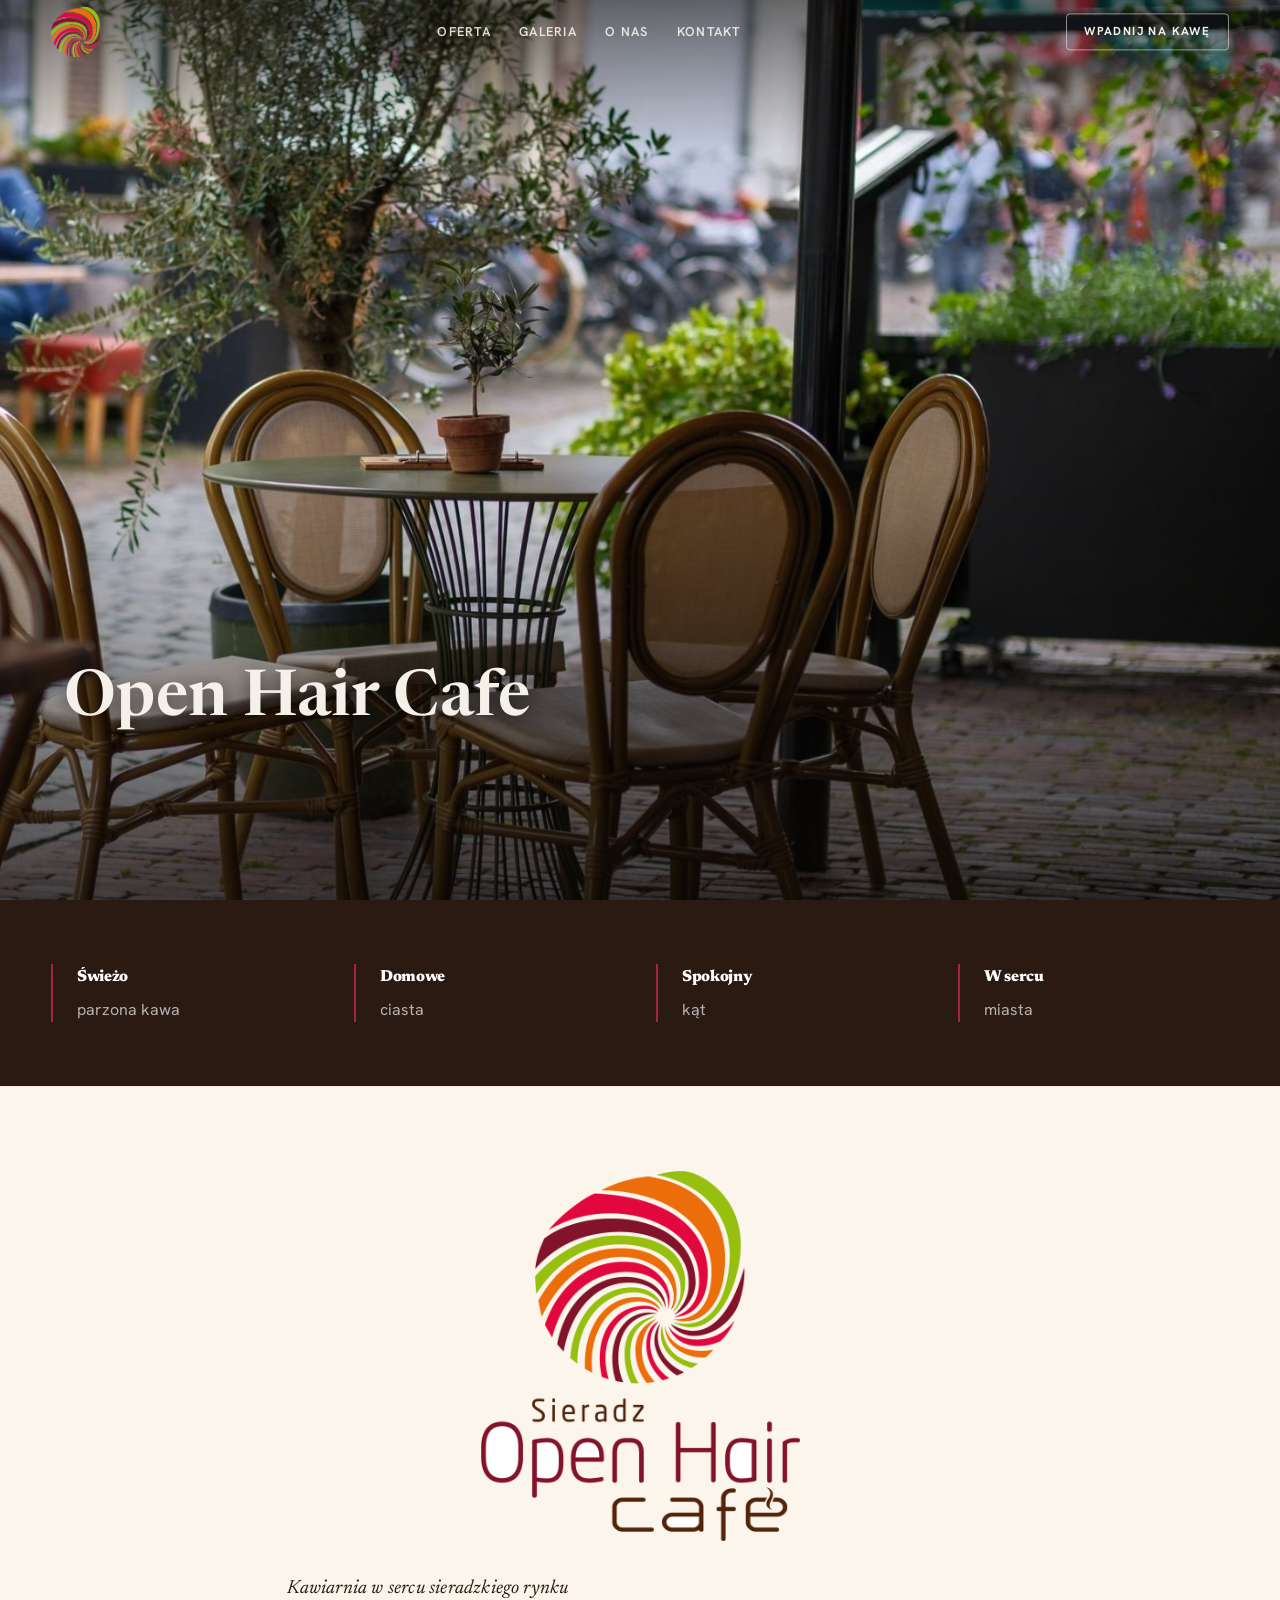
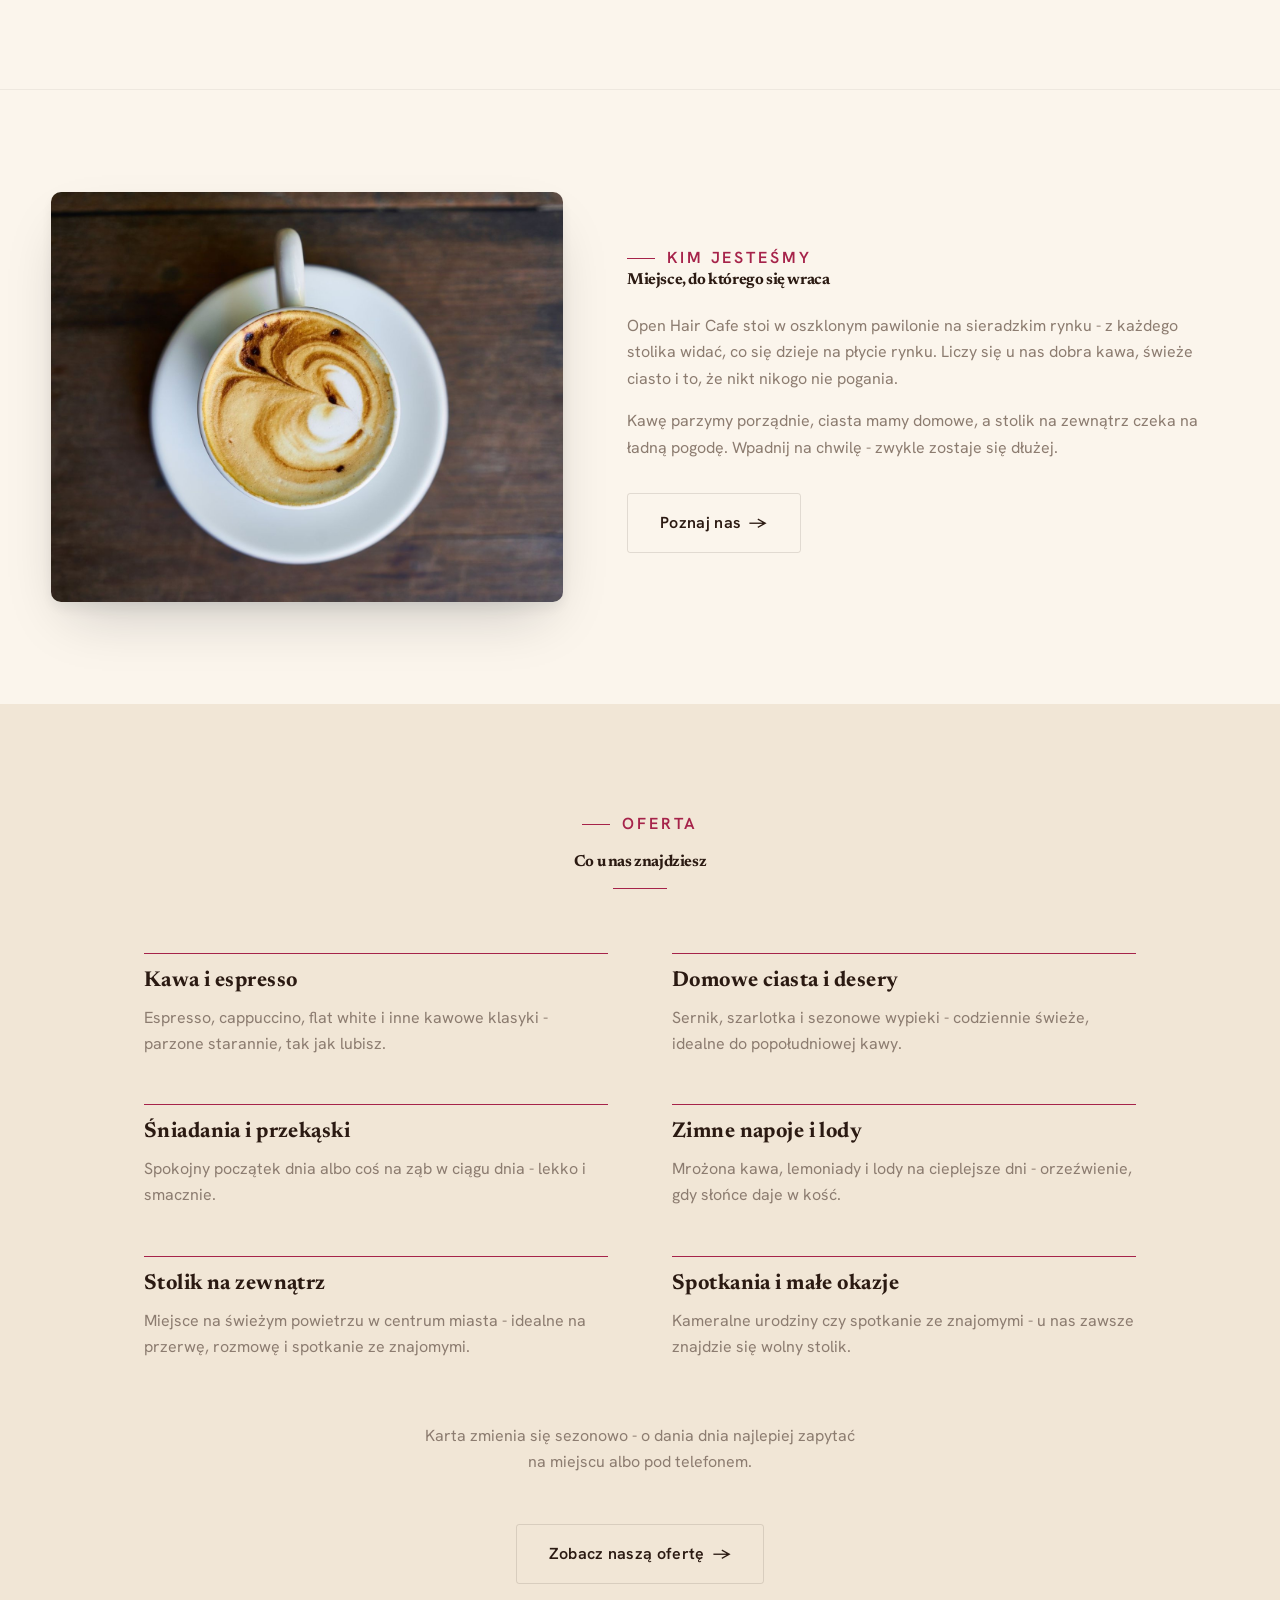
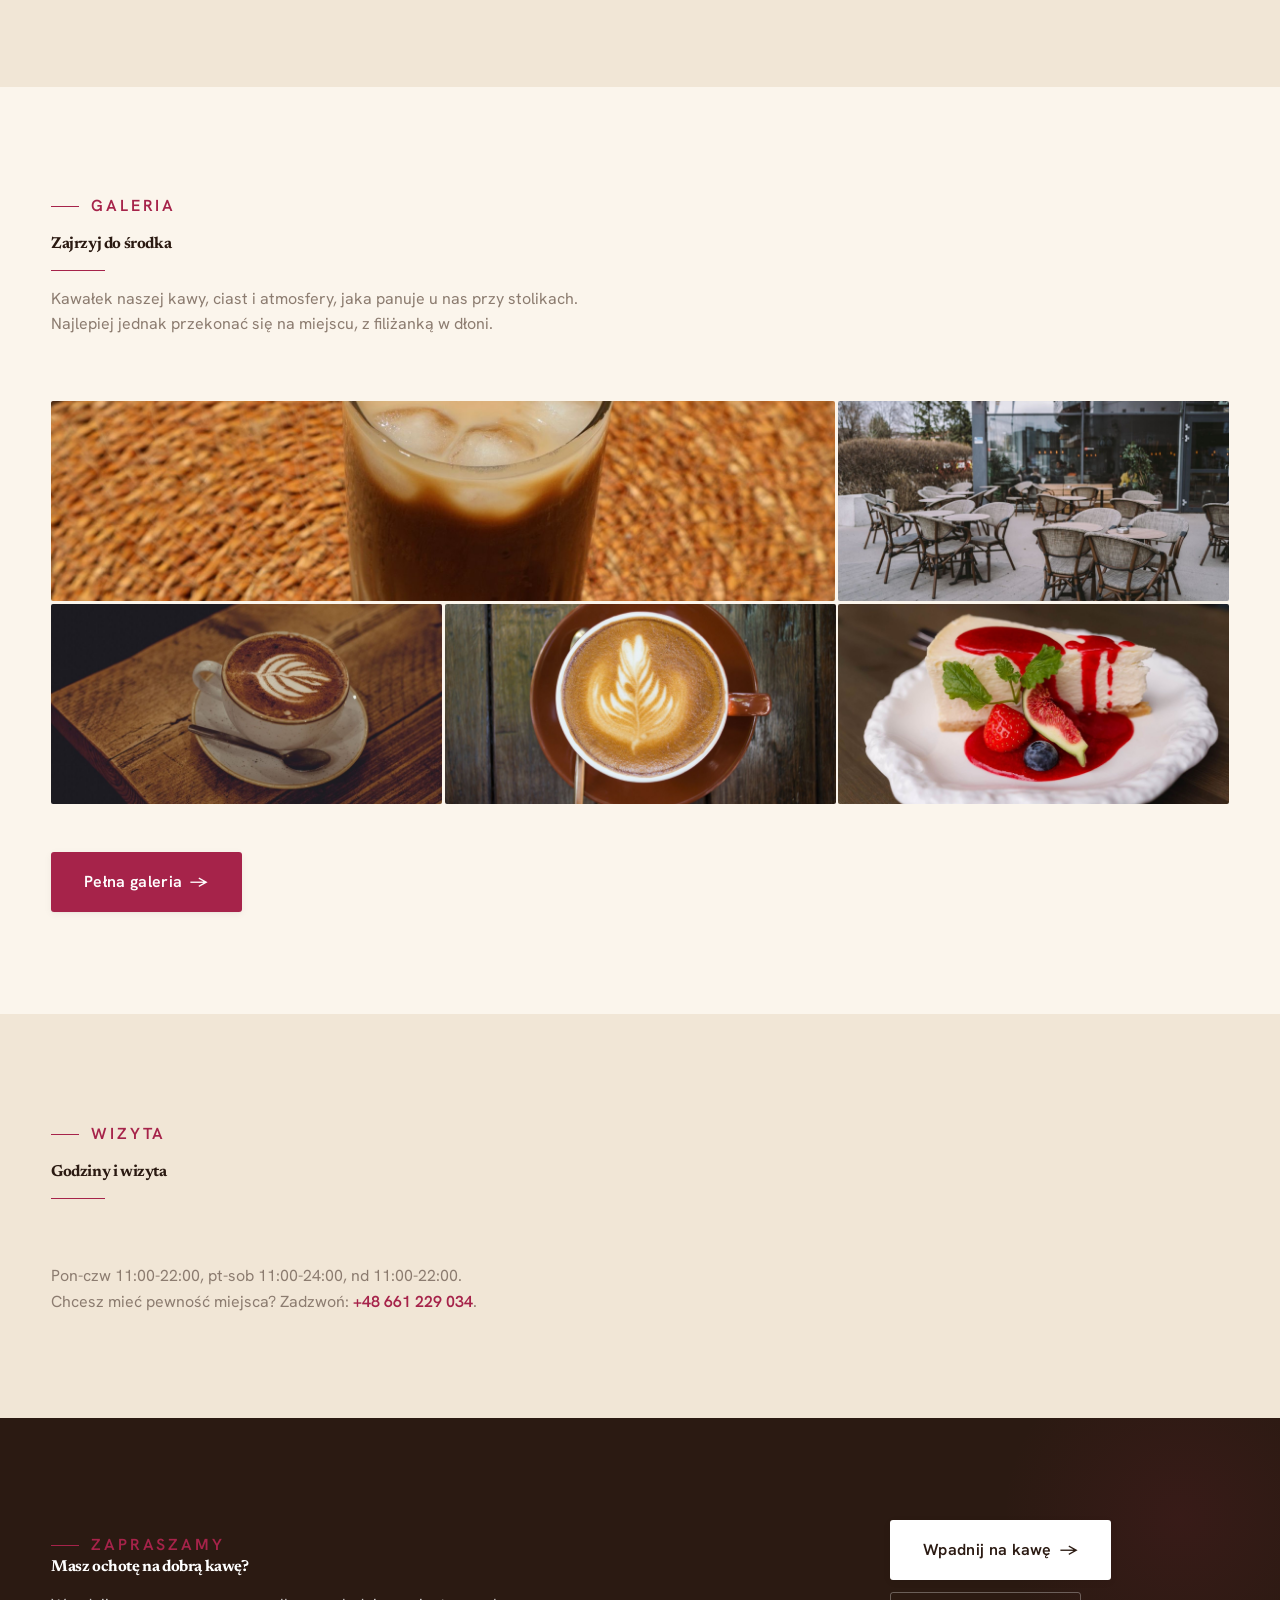
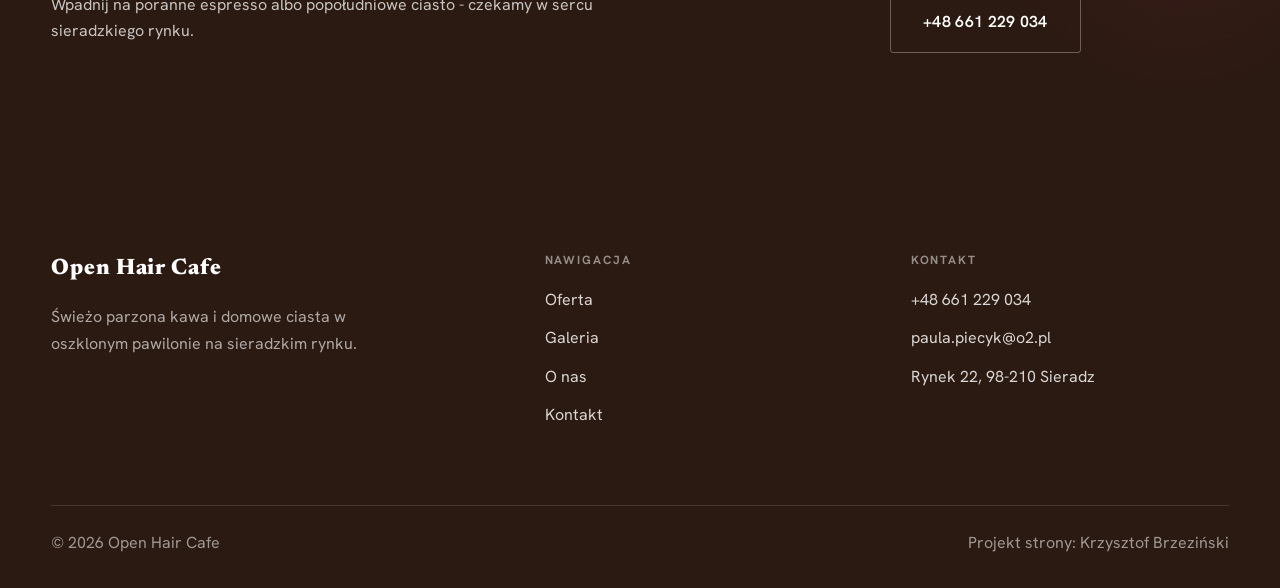
<file: index.html>
<!DOCTYPE html>
<html lang="pl">
<head>
<meta charset="UTF-8">
<meta name="viewport" content="width=device-width, initial-scale=1.0">
<title>Open Hair Cafe - Kawiarnia · Sieradz</title>
<meta name="description" content="Open Hair Cafe - kawiarnia w Sieradz. Świeżo parzona kawa, domowe ciasta i desery oraz spokojne miejsce na chwilę dla siebie. Zajrzyj na filiżankę.">
<link rel="preconnect" href="https://fonts.googleapis.com">
<link rel="preconnect" href="https://fonts.gstatic.com" crossorigin>
<link href="https://fonts.googleapis.com/css2?family=Newsreader:opsz,wght@6..72,500;6..72,600;6..72,700&family=Hanken+Grotesk:wght@400;500;600&display=swap" rel="stylesheet">
<link rel="stylesheet" href="assets/styles.css">
</head>
<body>

<header class="nav">
  <div class="wrap nav-inner">
    <a class="brand brand-has-logo" href="index.html"><img class="brand-logo" src="img/mark.png" alt="Open Hair Cafe"></a>
    <nav class="nav-links">
      <a href="oferta.html">Oferta</a>
      <a href="realizacje.html">Galeria</a>
      <a href="o-nas.html">O nas</a>
      <a href="kontakt.html">Kontakt</a>
      <a href="kontakt.html" class="btn btn-accent">Wpadnij na kawę</a>
    </nav>
    <button class="nav-toggle" aria-label="Menu"><span></span><span></span><span></span></button>
  </div>
</header>

<section class="hero-gastro">
  <img class="hg-bg" src="img/hero.jpg" alt="Kawiarnia Open Hair Cafe na sieradzkim rynku">
  <div class="hg-veil"></div>
  <p class="hg-tagline">Open Hair Cafe</p>
</section>
<section class="strip" style="padding-block:0">
  <div class="wrap">
    <div class="item reveal"><div class="k">Świeżo</div><div class="v">parzona kawa</div></div>
    <div class="item reveal"><div class="k">Domowe</div><div class="v">ciasta</div></div>
    <div class="item reveal"><div class="k">Spokojny</div><div class="v">kąt</div></div>
    <div class="item reveal"><div class="k">W sercu</div><div class="v">miasta</div></div>
  </div>
</section>
<section class="brandband">
  <div class="wrap reveal">
    <img class="brandband-logo" src="img/logo.png" alt="Open Hair Cafe - Sieradz">
    <p class="brandband-tag">Kawiarnia w sercu sieradzkiego rynku</p>
  </div>
</section>
<section>
  <div class="wrap split">
    <div class="split-art reveal"><img src="img/g4.jpg" alt="Stolik na świeżym powietrzu przy Open Hair Cafe" loading="lazy"></div>
    <div class="split-copy reveal">
      <span class="eyebrow">Kim jesteśmy</span>
      <h2>Miejsce, do którego się wraca</h2>
      <p class="muted">Open Hair Cafe stoi w oszklonym pawilonie na sieradzkim rynku - z każdego stolika widać, co się dzieje na płycie rynku. Liczy się u nas dobra kawa, świeże ciasto i to, że nikt nikogo nie pogania.</p>
      <p class="muted">Kawę parzymy porządnie, ciasta mamy domowe, a stolik na zewnątrz czeka na ładną pogodę. Wpadnij na chwilę - zwykle zostaje się dłużej.</p>
      <a href="o-nas.html" class="btn btn-ghost">Poznaj nas <span class="arr">→</span></a>
    </div>
  </div>
</section>
<section id="menu" class="menu-sec">
  <div class="wrap">
    <div class="head center reveal">
      <span class="eyebrow">Oferta</span>
      <h2>Co u nas znajdziesz</h2>
    </div>
    <div class="menu-cats">
      <div class="menu-cat reveal"><h3>Kawa i espresso</h3><p>Espresso, cappuccino, flat white i inne kawowe klasyki - parzone starannie, tak jak lubisz.</p></div>
      <div class="menu-cat reveal"><h3>Domowe ciasta i desery</h3><p>Sernik, szarlotka i sezonowe wypieki - codziennie świeże, idealne do popołudniowej kawy.</p></div>
      <div class="menu-cat reveal"><h3>Śniadania i przekąski</h3><p>Spokojny początek dnia albo coś na ząb w ciągu dnia - lekko i smacznie.</p></div>
      <div class="menu-cat reveal"><h3>Zimne napoje i lody</h3><p>Mrożona kawa, lemoniady i lody na cieplejsze dni - orzeźwienie, gdy słońce daje w kość.</p></div>
      <div class="menu-cat reveal"><h3>Stolik na zewnątrz</h3><p>Miejsce na świeżym powietrzu w centrum miasta - idealne na przerwę, rozmowę i spotkanie ze znajomymi.</p></div>
      <div class="menu-cat reveal"><h3>Spotkania i małe okazje</h3><p>Kameralne urodziny czy spotkanie ze znajomymi - u nas zawsze znajdzie się wolny stolik.</p></div>
    </div>
    <p class="menu-note">Karta zmienia się sezonowo - o dania dnia najlepiej zapytać na miejscu albo pod telefonem.</p>
    <div style="text-align:center;margin-top:var(--space-7)" class="reveal"><a href="oferta.html" class="btn btn-ghost">Zobacz naszą ofertę <span class="arr">→</span></a></div>
  </div>
</section>
<section>
  <div class="wrap">
    <div class="head reveal">
      <span class="eyebrow">Galeria</span>
      <h2>Zajrzyj do środka</h2>
      <p>Kawałek naszej kawy, ciast i atmosfery, jaka panuje u nas przy stolikach. Najlepiej jednak przekonać się na miejscu, z filiżanką w dłoni.</p>
    </div>
    <div class="gallery">
      <div class="tile t-two3 reveal"><img src="img/g5.jpg" alt="Mrożona kawa na cieplejsze dni" loading="lazy"><div class="cap">Mrożona kawa na cieplejsze dni</div></div>
      <div class="tile t-third reveal"><img src="img/g6.jpg" alt="Miejsce na tarasie" loading="lazy"><div class="cap">Miejsce na tarasie</div></div>
      <div class="tile t-third reveal"><img src="img/about.jpg" alt="Kawa parzona z uwagą" loading="lazy"><div class="cap">Kawa parzona z uwagą</div></div>
      <div class="tile t-third reveal"><img src="img/g1.jpg" alt="Każda filiżanka dopracowana" loading="lazy"><div class="cap">Każda filiżanka dopracowana</div></div>
      <div class="tile t-third reveal"><img src="img/g2.jpg" alt="Ciepła kawa na dobry początek" loading="lazy"><div class="cap">Ciepła kawa na dobry początek</div></div>
    </div>
    <div style="margin-top:var(--space-7)" class="reveal"><a href="realizacje.html" class="btn btn-accent">Pełna galeria <span class="arr">→</span></a></div>
  </div>
</section>
<section class="trust">
  <div class="wrap">
    <div class="head reveal">
      <span class="eyebrow">Wizyta</span>
      <h2>Godziny i wizyta</h2>
    </div>
    <p class="reveal" style="color:var(--muted);max-width:48ch">Pon-czw 11:00-22:00, pt-sob 11:00-24:00, nd 11:00-22:00. Chcesz mieć pewność miejsca? Zadzwoń: <a href="tel:+48661229034" style="color:var(--accent);font-weight:600">+48 661 229 034</a>.</p>
  </div>
</section>
<section class="cta">
  <div class="wrap">
    <div class="reveal">
      <span class="eyebrow">Zapraszamy</span>
      <h2>Masz ochotę na dobrą kawę?</h2>
      <p>Wpadnij na poranne espresso albo popołudniowe ciasto - czekamy w sercu sieradzkiego rynku.</p>
    </div>
    <div class="cta-actions reveal">
      <a href="kontakt.html" class="btn btn-light">Wpadnij na kawę <span class="arr">→</span></a>
      <a href="tel:+48661229034" class="btn btn-ghost" style="color:#fff;border-color:rgba(255,255,255,.3)">+48 661 229 034</a>
    </div>
  </div>
</section>

<footer>
  <div class="wrap">
    <div class="foot-grid">
      <div class="foot-brand">
        <div class="name">Open Hair Cafe</div>
        <p>Świeżo parzona kawa i domowe ciasta w oszklonym pawilonie na sieradzkim rynku.</p>
      </div>
      <div class="foot-col">
        <h4>Nawigacja</h4>
        <a href="oferta.html">Oferta</a>
        <a href="realizacje.html">Galeria</a>
        <a href="o-nas.html">O nas</a>
        <a href="kontakt.html">Kontakt</a>
      </div>
      <div class="foot-col">
        <h4>Kontakt</h4>
        <a href="tel:+48661229034">+48 661 229 034</a>
        <a href="mailto:paula.piecyk@o2.pl">paula.piecyk@o2.pl</a>
        <p>Rynek 22, 98-210 Sieradz</p>
      </div>
    </div>
    <div class="foot-bot">
      <span>© 2026 Open Hair Cafe</span>
      <span>Projekt strony: Krzysztof Brzeziński</span>
    </div>
  </div>
</footer>
<div class="sticky-reserve"><a class="sr-book" href="kontakt.html">Wpadnij na kawę</a><a class="sr-call" href="tel:+48661229034" aria-label="Zadzwoń"><svg class="ico-tel" width="16" height="16" viewBox="0 0 24 24" fill="none" aria-hidden="true"><path d="M6.6 10.8a15.5 15.5 0 0 0 6.6 6.6l2.2-2.2a1 1 0 0 1 1-.24 11.4 11.4 0 0 0 3.6.58 1 1 0 0 1 1 1V20a1 1 0 0 1-1 1A17 17 0 0 1 3 4a1 1 0 0 1 1-1h3.5a1 1 0 0 1 1 1c0 1.25.2 2.46.58 3.6a1 1 0 0 1-.25 1l-2.23 2.2Z" fill="currentColor"/></svg></a></div>

<script src="assets/main.js"></script>
</body>
</html>
</file>
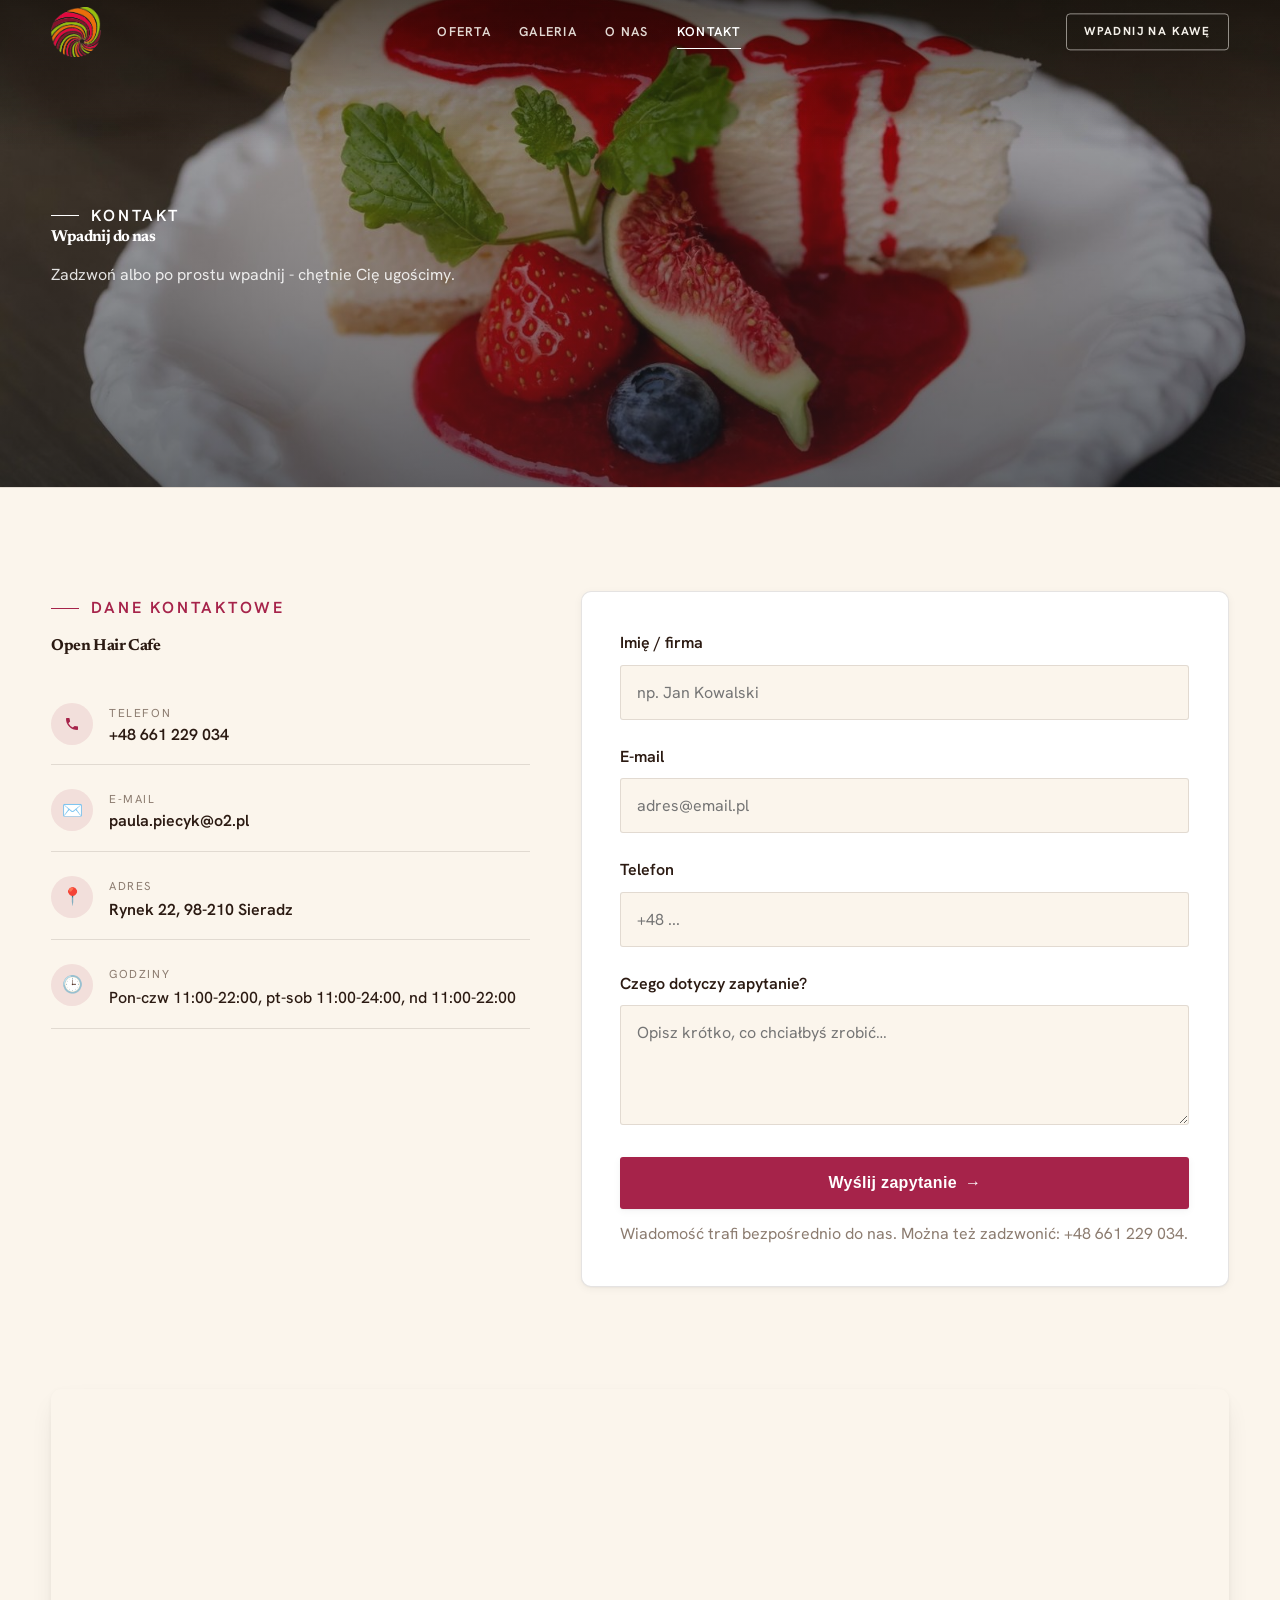
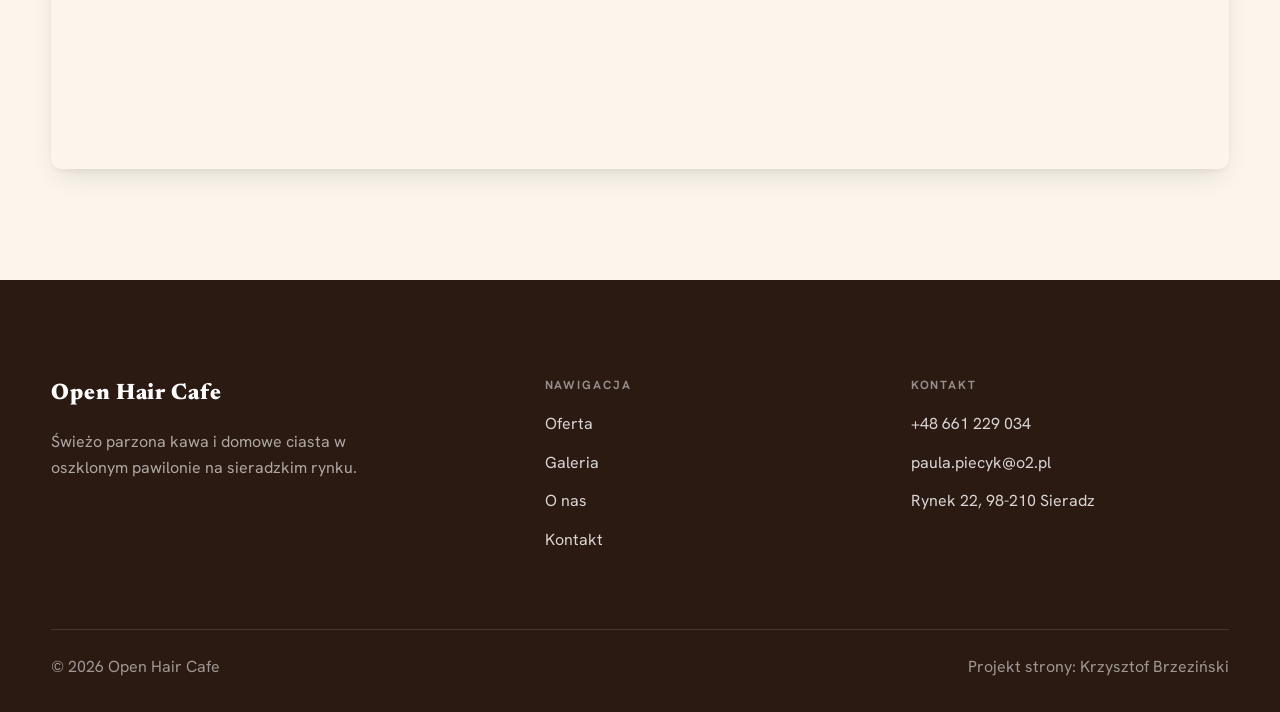
<file: kontakt.html>
<!DOCTYPE html>
<html lang="pl">
<head>
<meta charset="UTF-8">
<meta name="viewport" content="width=device-width, initial-scale=1.0">
<title>Kontakt - Open Hair Cafe</title>
<meta name="description" content="Kontakt Open Hair Cafe - Rynek 22, 98-210 Sieradz">
<link rel="preconnect" href="https://fonts.googleapis.com">
<link rel="preconnect" href="https://fonts.gstatic.com" crossorigin>
<link href="https://fonts.googleapis.com/css2?family=Newsreader:opsz,wght@6..72,500;6..72,600;6..72,700&family=Hanken+Grotesk:wght@400;500;600&display=swap" rel="stylesheet">
<link rel="stylesheet" href="assets/styles.css">
</head>
<body>

<header class="nav">
  <div class="wrap nav-inner">
    <a class="brand brand-has-logo" href="index.html"><img class="brand-logo" src="img/mark.png" alt="Open Hair Cafe"></a>
    <nav class="nav-links">
      <a href="oferta.html">Oferta</a>
      <a href="realizacje.html">Galeria</a>
      <a href="o-nas.html">O nas</a>
      <a href="kontakt.html" class="active">Kontakt</a>
      <a href="kontakt.html" class="btn btn-accent">Wpadnij na kawę</a>
    </nav>
    <button class="nav-toggle" aria-label="Menu"><span></span><span></span><span></span></button>
  </div>
</header>

<section class="pagehead">
  <img src="img/g2.jpg" alt="Kawa w Open Hair Cafe">
  <div class="wrap">
    <span class="eyebrow">Kontakt</span>
    <h1>Wpadnij do nas</h1>
    <p>Zadzwoń albo po prostu wpadnij - chętnie Cię ugościmy.</p>
  </div>
</section>
<section>
  <div class="wrap contact-grid">
    <div class="reveal">
      <span class="eyebrow">Dane kontaktowe</span>
      <h2 style="margin:var(--space-4) 0 var(--space-6)">Open Hair Cafe</h2>
      <div class="info-list">
        <div class="info-row"><div class="ic"><svg class="ico-tel" width="16" height="16" viewBox="0 0 24 24" fill="none" aria-hidden="true"><path d="M6.6 10.8a15.5 15.5 0 0 0 6.6 6.6l2.2-2.2a1 1 0 0 1 1-.24 11.4 11.4 0 0 0 3.6.58 1 1 0 0 1 1 1V20a1 1 0 0 1-1 1A17 17 0 0 1 3 4a1 1 0 0 1 1-1h3.5a1 1 0 0 1 1 1c0 1.25.2 2.46.58 3.6a1 1 0 0 1-.25 1l-2.23 2.2Z" fill="currentColor"/></svg></div><div><div class="lbl">Telefon</div><a class="val" href="tel:+48661229034">+48 661 229 034</a></div></div>
        <div class="info-row"><div class="ic">✉️</div><div><div class="lbl">E-mail</div><a class="val" href="mailto:paula.piecyk@o2.pl">paula.piecyk@o2.pl</a></div></div>
        <div class="info-row"><div class="ic">📍</div><div><div class="lbl">Adres</div><div class="val">Rynek 22, 98-210 Sieradz</div></div></div>
        <div class="info-row"><div class="ic">🕒</div><div><div class="lbl">Godziny</div><div class="val" style="font-weight:500">Pon-czw 11:00-22:00, pt-sob 11:00-24:00, nd 11:00-22:00</div></div></div>
      </div>
    </div>
    <div class="reveal">
      <form class="form" action="https://formsubmit.co/paula.piecyk@o2.pl" method="POST">
        <input type="hidden" name="_subject" value="Zapytanie ze strony Open Hair Cafe">
        <input type="hidden" name="_captcha" value="false">
        <input type="hidden" name="_template" value="table">
        <div class="fld"><label for="name">Imię / firma</label><input id="name" name="name" type="text" placeholder="np. Jan Kowalski" required></div>
        <div class="fld"><label for="email">E-mail</label><input id="email" name="email" type="email" placeholder="adres@email.pl" required></div>
        <div class="fld"><label for="phone">Telefon</label><input id="phone" name="phone" type="tel" placeholder="+48 ..."></div>
        <div class="fld"><label for="msg">Czego dotyczy zapytanie?</label><textarea id="msg" name="message" placeholder="Opisz krótko, co chciałbyś zrobić…" required></textarea></div>
        <button type="submit" class="btn btn-accent" style="width:100%;justify-content:center">Wyślij zapytanie <span class="arr">→</span></button>
        <p class="note">Wiadomość trafi bezpośrednio do nas. Można też zadzwonić: +48 661 229 034.</p>
      </form>
    </div>
  </div>
</section>
<section style="padding-top:0">
  <div class="wrap reveal">
    <iframe class="map" title="Open Hair Cafe - Sieradz" src="https://maps.google.com/maps?q=51.5940293%2C18.7378922&z=15&output=embed" loading="lazy" referrerpolicy="no-referrer-when-downgrade"></iframe>
  </div>
</section>

<footer>
  <div class="wrap">
    <div class="foot-grid">
      <div class="foot-brand">
        <div class="name">Open Hair Cafe</div>
        <p>Świeżo parzona kawa i domowe ciasta w oszklonym pawilonie na sieradzkim rynku.</p>
      </div>
      <div class="foot-col">
        <h4>Nawigacja</h4>
        <a href="oferta.html">Oferta</a>
        <a href="realizacje.html">Galeria</a>
        <a href="o-nas.html">O nas</a>
        <a href="kontakt.html">Kontakt</a>
      </div>
      <div class="foot-col">
        <h4>Kontakt</h4>
        <a href="tel:+48661229034">+48 661 229 034</a>
        <a href="mailto:paula.piecyk@o2.pl">paula.piecyk@o2.pl</a>
        <p>Rynek 22, 98-210 Sieradz</p>
      </div>
    </div>
    <div class="foot-bot">
      <span>© 2026 Open Hair Cafe</span>
      <span>Projekt strony: Krzysztof Brzeziński</span>
    </div>
  </div>
</footer>
<div class="sticky-reserve"><a class="sr-book" href="kontakt.html">Wpadnij na kawę</a><a class="sr-call" href="tel:+48661229034" aria-label="Zadzwoń"><svg class="ico-tel" width="16" height="16" viewBox="0 0 24 24" fill="none" aria-hidden="true"><path d="M6.6 10.8a15.5 15.5 0 0 0 6.6 6.6l2.2-2.2a1 1 0 0 1 1-.24 11.4 11.4 0 0 0 3.6.58 1 1 0 0 1 1 1V20a1 1 0 0 1-1 1A17 17 0 0 1 3 4a1 1 0 0 1 1-1h3.5a1 1 0 0 1 1 1c0 1.25.2 2.46.58 3.6a1 1 0 0 1-.25 1l-2.23 2.2Z" fill="currentColor"/></svg></a></div>

<script src="assets/main.js"></script>
</body>
</html>
</file>
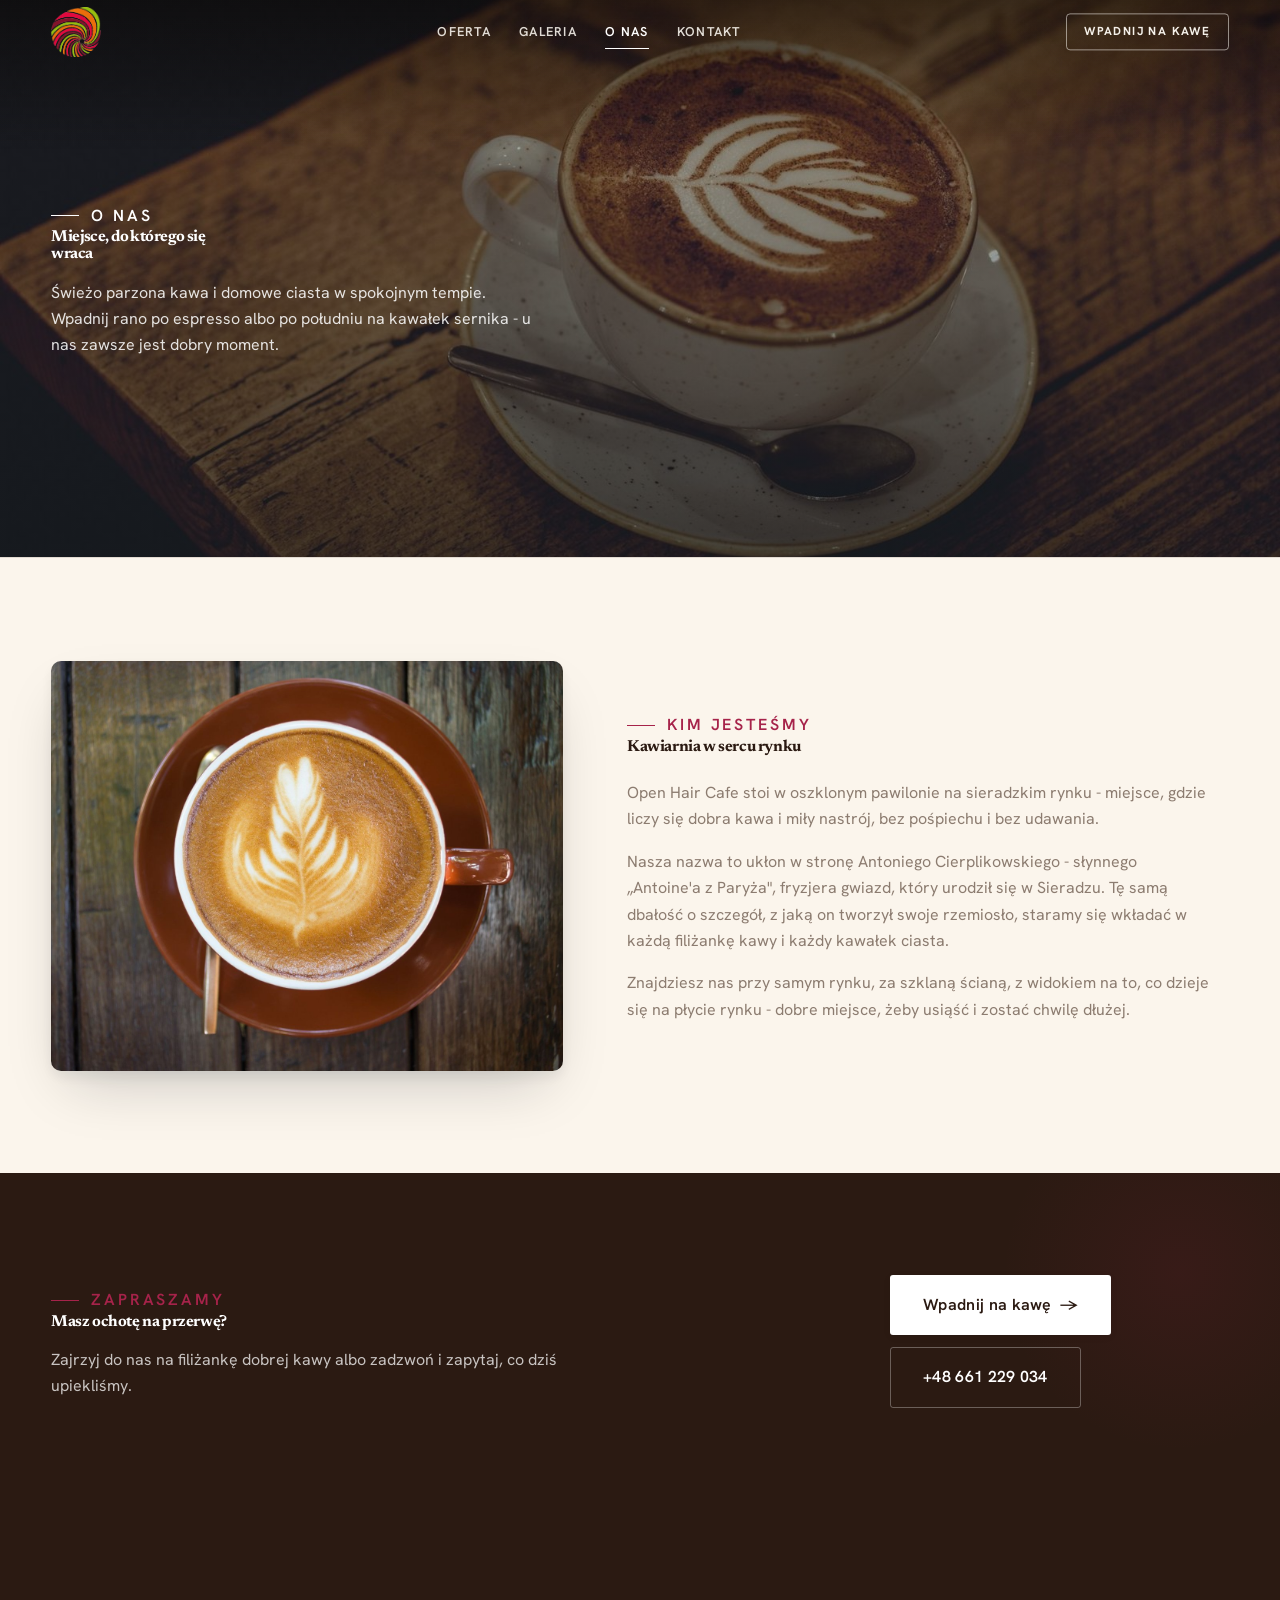
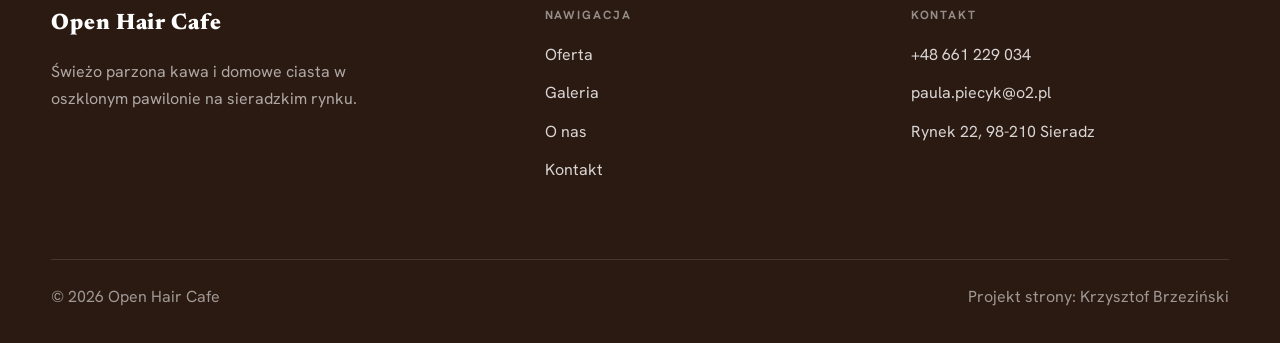
<file: o-nas.html>
<!DOCTYPE html>
<html lang="pl">
<head>
<meta charset="UTF-8">
<meta name="viewport" content="width=device-width, initial-scale=1.0">
<title>O nas - Open Hair Cafe</title>
<meta name="description" content="Open Hair Cafe - kawiarnia w Sieradz. Świeżo parzona kawa, domowe ciasta i desery oraz spokojne miejsce na chwilę dla siebie. Zajrzyj na filiżankę.">
<link rel="preconnect" href="https://fonts.googleapis.com">
<link rel="preconnect" href="https://fonts.gstatic.com" crossorigin>
<link href="https://fonts.googleapis.com/css2?family=Newsreader:opsz,wght@6..72,500;6..72,600;6..72,700&family=Hanken+Grotesk:wght@400;500;600&display=swap" rel="stylesheet">
<link rel="stylesheet" href="assets/styles.css">
</head>
<body>

<header class="nav">
  <div class="wrap nav-inner">
    <a class="brand brand-has-logo" href="index.html"><img class="brand-logo" src="img/mark.png" alt="Open Hair Cafe"></a>
    <nav class="nav-links">
      <a href="oferta.html">Oferta</a>
      <a href="realizacje.html">Galeria</a>
      <a href="o-nas.html" class="active">O nas</a>
      <a href="kontakt.html">Kontakt</a>
      <a href="kontakt.html" class="btn btn-accent">Wpadnij na kawę</a>
    </nav>
    <button class="nav-toggle" aria-label="Menu"><span></span><span></span><span></span></button>
  </div>
</header>

<section class="pagehead">
  <img src="img/about.jpg" alt="Kawa parzona w Open Hair Cafe">
  <div class="wrap">
    <span class="eyebrow">O nas</span>
    <h1>Miejsce, do którego się wraca</h1>
    <p>Świeżo parzona kawa i domowe ciasta w spokojnym tempie. Wpadnij rano po espresso albo po południu na kawałek sernika - u nas zawsze jest dobry moment.</p>
  </div>
</section>
<section>
  <div class="wrap split">
    <div class="split-art reveal"><img src="img/g1.jpg" alt="Kawa z Open Hair Cafe" loading="lazy"></div>
    <div class="split-copy reveal">
      <span class="eyebrow">Kim jesteśmy</span>
      <h2>Kawiarnia w sercu rynku</h2>
      <p class="muted">Open Hair Cafe stoi w oszklonym pawilonie na sieradzkim rynku - miejsce, gdzie liczy się dobra kawa i miły nastrój, bez pośpiechu i bez udawania.</p>
      <p class="muted">Nasza nazwa to ukłon w stronę Antoniego Cierplikowskiego - słynnego „Antoine'a z Paryża", fryzjera gwiazd, który urodził się w Sieradzu. Tę samą dbałość o szczegół, z jaką on tworzył swoje rzemiosło, staramy się wkładać w każdą filiżankę kawy i każdy kawałek ciasta.</p>
      <p class="muted">Znajdziesz nas przy samym rynku, za szklaną ścianą, z widokiem na to, co dzieje się na płycie rynku - dobre miejsce, żeby usiąść i zostać chwilę dłużej.</p>
    </div>
  </div>
</section>


<section class="cta">
  <div class="wrap">
    <div class="reveal">
      <span class="eyebrow">Zapraszamy</span>
      <h2>Masz ochotę na przerwę?</h2>
      <p>Zajrzyj do nas na filiżankę dobrej kawy albo zadzwoń i zapytaj, co dziś upiekliśmy.</p>
    </div>
    <div class="cta-actions reveal">
      <a href="kontakt.html" class="btn btn-light">Wpadnij na kawę <span class="arr">→</span></a>
      <a href="tel:+48661229034" class="btn btn-ghost" style="color:#fff;border-color:rgba(255,255,255,.3)">+48 661 229 034</a>
    </div>
  </div>
</section>

<footer>
  <div class="wrap">
    <div class="foot-grid">
      <div class="foot-brand">
        <div class="name">Open Hair Cafe</div>
        <p>Świeżo parzona kawa i domowe ciasta w oszklonym pawilonie na sieradzkim rynku.</p>
      </div>
      <div class="foot-col">
        <h4>Nawigacja</h4>
        <a href="oferta.html">Oferta</a>
        <a href="realizacje.html">Galeria</a>
        <a href="o-nas.html">O nas</a>
        <a href="kontakt.html">Kontakt</a>
      </div>
      <div class="foot-col">
        <h4>Kontakt</h4>
        <a href="tel:+48661229034">+48 661 229 034</a>
        <a href="mailto:paula.piecyk@o2.pl">paula.piecyk@o2.pl</a>
        <p>Rynek 22, 98-210 Sieradz</p>
      </div>
    </div>
    <div class="foot-bot">
      <span>© 2026 Open Hair Cafe</span>
      <span>Projekt strony: Krzysztof Brzeziński</span>
    </div>
  </div>
</footer>
<div class="sticky-reserve"><a class="sr-book" href="kontakt.html">Wpadnij na kawę</a><a class="sr-call" href="tel:+48661229034" aria-label="Zadzwoń"><svg class="ico-tel" width="16" height="16" viewBox="0 0 24 24" fill="none" aria-hidden="true"><path d="M6.6 10.8a15.5 15.5 0 0 0 6.6 6.6l2.2-2.2a1 1 0 0 1 1-.24 11.4 11.4 0 0 0 3.6.58 1 1 0 0 1 1 1V20a1 1 0 0 1-1 1A17 17 0 0 1 3 4a1 1 0 0 1 1-1h3.5a1 1 0 0 1 1 1c0 1.25.2 2.46.58 3.6a1 1 0 0 1-.25 1l-2.23 2.2Z" fill="currentColor"/></svg></a></div>

<script src="assets/main.js"></script>
</body>
</html>
</file>
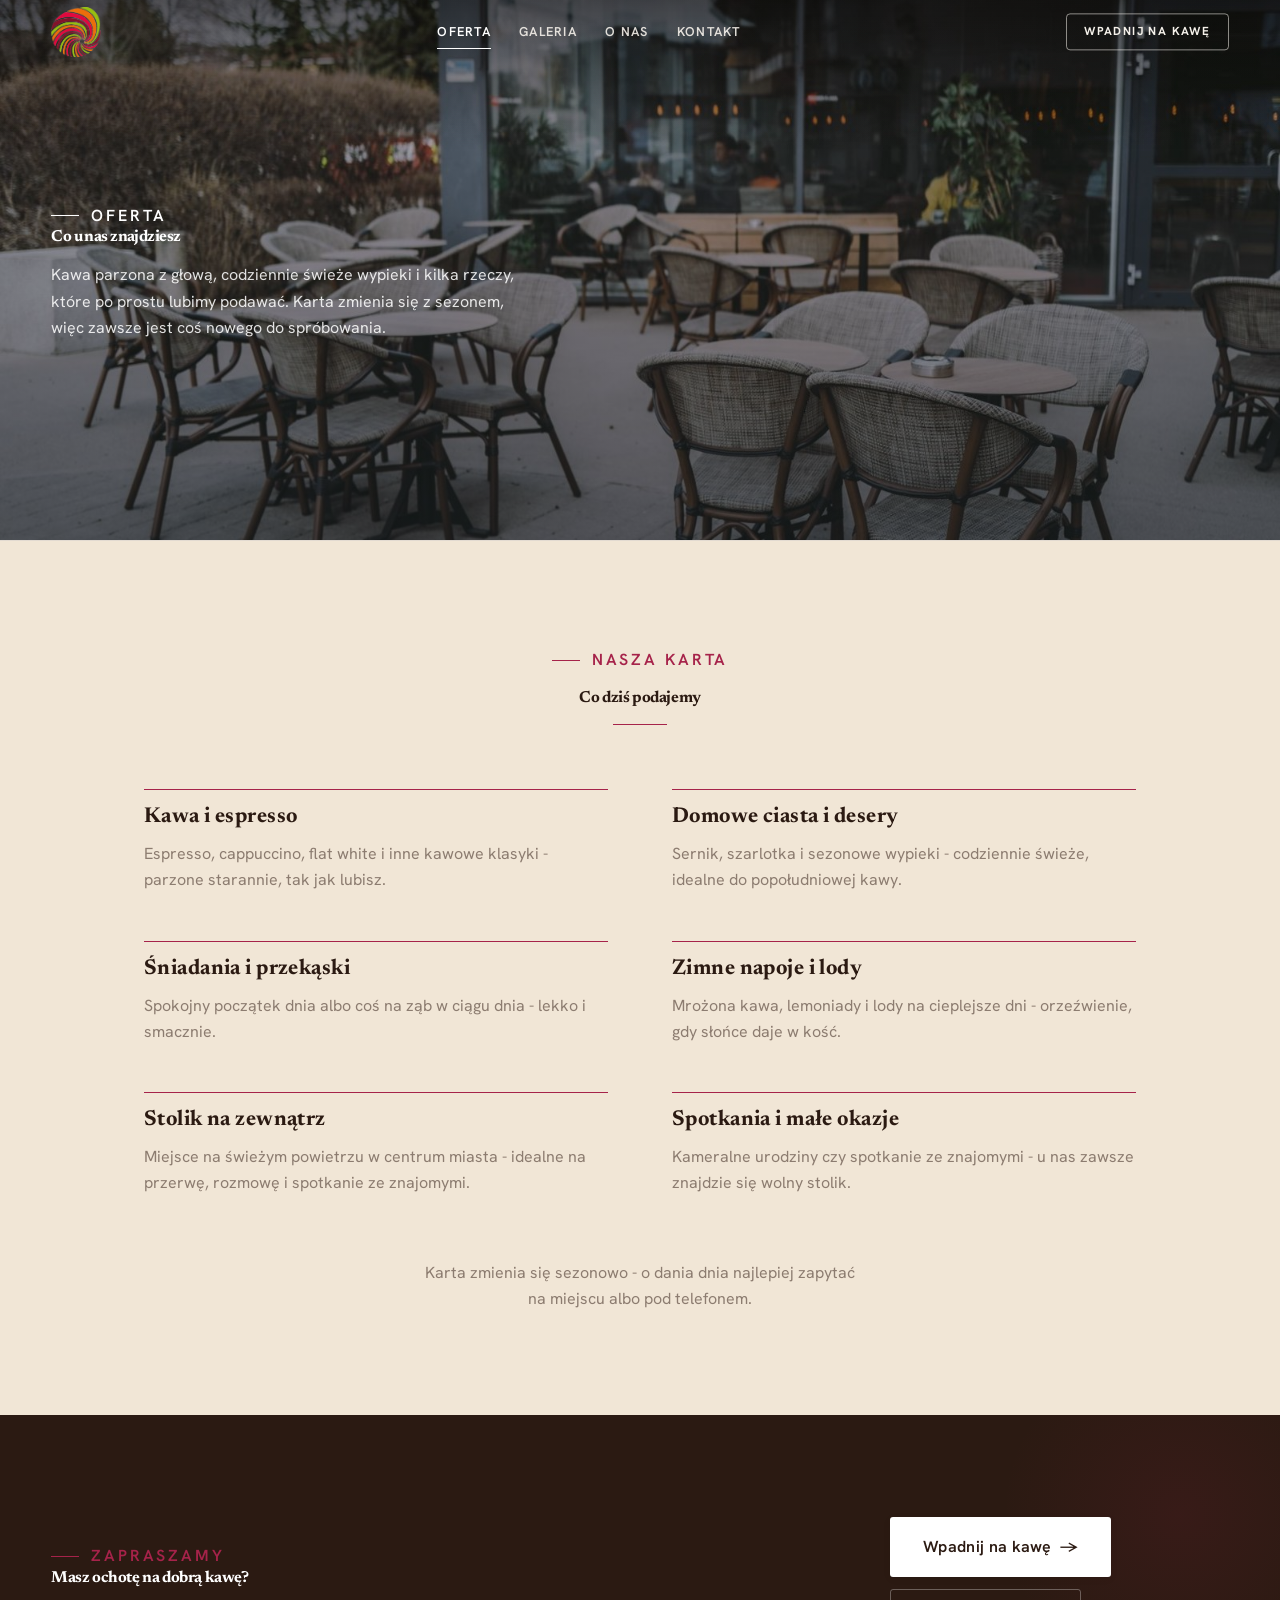
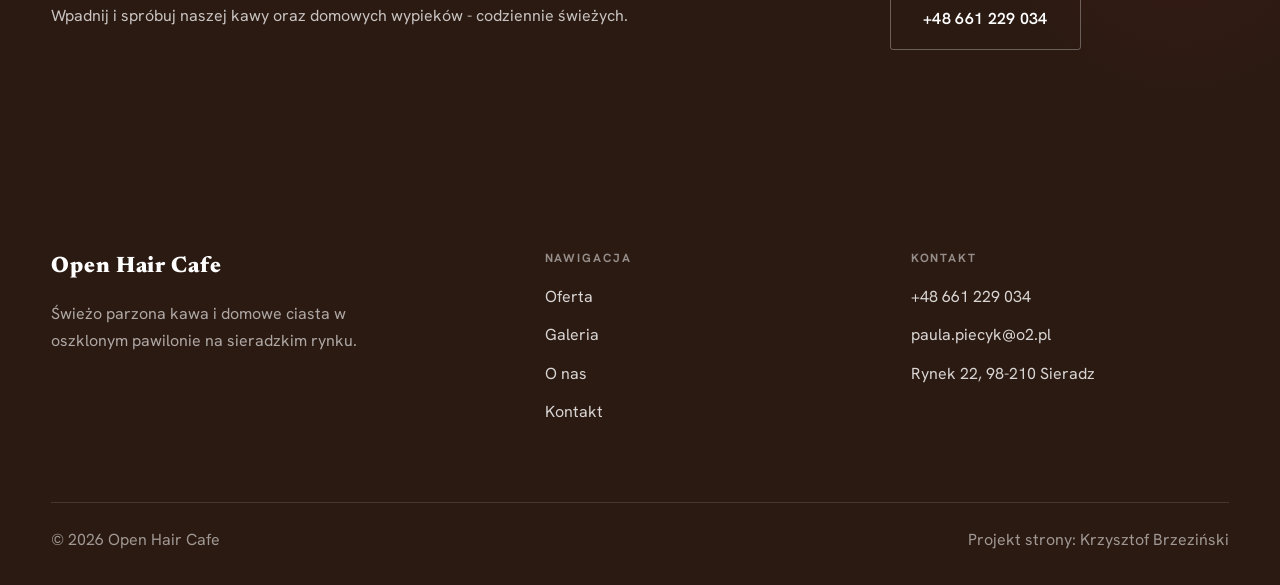
<file: oferta.html>
<!DOCTYPE html>
<html lang="pl">
<head>
<meta charset="UTF-8">
<meta name="viewport" content="width=device-width, initial-scale=1.0">
<title>Oferta - Open Hair Cafe</title>
<meta name="description" content="Open Hair Cafe - kawiarnia w Sieradz. Świeżo parzona kawa, domowe ciasta i desery oraz spokojne miejsce na chwilę dla siebie. Zajrzyj na filiżankę.">
<link rel="preconnect" href="https://fonts.googleapis.com">
<link rel="preconnect" href="https://fonts.gstatic.com" crossorigin>
<link href="https://fonts.googleapis.com/css2?family=Newsreader:opsz,wght@6..72,500;6..72,600;6..72,700&family=Hanken+Grotesk:wght@400;500;600&display=swap" rel="stylesheet">
<link rel="stylesheet" href="assets/styles.css">
</head>
<body>

<header class="nav">
  <div class="wrap nav-inner">
    <a class="brand brand-has-logo" href="index.html"><img class="brand-logo" src="img/mark.png" alt="Open Hair Cafe"></a>
    <nav class="nav-links">
      <a href="oferta.html" class="active">Oferta</a>
      <a href="realizacje.html">Galeria</a>
      <a href="o-nas.html">O nas</a>
      <a href="kontakt.html">Kontakt</a>
      <a href="kontakt.html" class="btn btn-accent">Wpadnij na kawę</a>
    </nav>
    <button class="nav-toggle" aria-label="Menu"><span></span><span></span><span></span></button>
  </div>
</header>

<section class="pagehead">
  <img src="img/g6.jpg" alt="Taras Open Hair Cafe">
  <div class="wrap">
    <span class="eyebrow">Oferta</span>
    <h1>Co u nas znajdziesz</h1>
    <p>Kawa parzona z głową, codziennie świeże wypieki i kilka rzeczy, które po prostu lubimy podawać. Karta zmienia się z sezonem, więc zawsze jest coś nowego do spróbowania.</p>
  </div>
</section>
<section class="menu-sec">
  <div class="wrap">
    <div class="head center reveal">
      <span class="eyebrow">Nasza karta</span>
      <h2>Co dziś podajemy</h2>
    </div>
    <div class="menu-cats">
      <div class="menu-cat reveal"><h3>Kawa i espresso</h3><p>Espresso, cappuccino, flat white i inne kawowe klasyki - parzone starannie, tak jak lubisz.</p></div>
      <div class="menu-cat reveal"><h3>Domowe ciasta i desery</h3><p>Sernik, szarlotka i sezonowe wypieki - codziennie świeże, idealne do popołudniowej kawy.</p></div>
      <div class="menu-cat reveal"><h3>Śniadania i przekąski</h3><p>Spokojny początek dnia albo coś na ząb w ciągu dnia - lekko i smacznie.</p></div>
      <div class="menu-cat reveal"><h3>Zimne napoje i lody</h3><p>Mrożona kawa, lemoniady i lody na cieplejsze dni - orzeźwienie, gdy słońce daje w kość.</p></div>
      <div class="menu-cat reveal"><h3>Stolik na zewnątrz</h3><p>Miejsce na świeżym powietrzu w centrum miasta - idealne na przerwę, rozmowę i spotkanie ze znajomymi.</p></div>
      <div class="menu-cat reveal"><h3>Spotkania i małe okazje</h3><p>Kameralne urodziny czy spotkanie ze znajomymi - u nas zawsze znajdzie się wolny stolik.</p></div>
    </div>
    <p class="menu-note">Karta zmienia się sezonowo - o dania dnia najlepiej zapytać na miejscu albo pod telefonem.</p>
  </div>
</section>
<section class="cta">
  <div class="wrap">
    <div class="reveal">
      <span class="eyebrow">Zapraszamy</span>
      <h2>Masz ochotę na dobrą kawę?</h2>
      <p>Wpadnij i spróbuj naszej kawy oraz domowych wypieków - codziennie świeżych.</p>
    </div>
    <div class="cta-actions reveal">
      <a href="kontakt.html" class="btn btn-light">Wpadnij na kawę <span class="arr">→</span></a>
      <a href="tel:+48661229034" class="btn btn-ghost" style="color:#fff;border-color:rgba(255,255,255,.3)">+48 661 229 034</a>
    </div>
  </div>
</section>

<footer>
  <div class="wrap">
    <div class="foot-grid">
      <div class="foot-brand">
        <div class="name">Open Hair Cafe</div>
        <p>Świeżo parzona kawa i domowe ciasta w oszklonym pawilonie na sieradzkim rynku.</p>
      </div>
      <div class="foot-col">
        <h4>Nawigacja</h4>
        <a href="oferta.html">Oferta</a>
        <a href="realizacje.html">Galeria</a>
        <a href="o-nas.html">O nas</a>
        <a href="kontakt.html">Kontakt</a>
      </div>
      <div class="foot-col">
        <h4>Kontakt</h4>
        <a href="tel:+48661229034">+48 661 229 034</a>
        <a href="mailto:paula.piecyk@o2.pl">paula.piecyk@o2.pl</a>
        <p>Rynek 22, 98-210 Sieradz</p>
      </div>
    </div>
    <div class="foot-bot">
      <span>© 2026 Open Hair Cafe</span>
      <span>Projekt strony: Krzysztof Brzeziński</span>
    </div>
  </div>
</footer>
<div class="sticky-reserve"><a class="sr-book" href="kontakt.html">Wpadnij na kawę</a><a class="sr-call" href="tel:+48661229034" aria-label="Zadzwoń"><svg class="ico-tel" width="16" height="16" viewBox="0 0 24 24" fill="none" aria-hidden="true"><path d="M6.6 10.8a15.5 15.5 0 0 0 6.6 6.6l2.2-2.2a1 1 0 0 1 1-.24 11.4 11.4 0 0 0 3.6.58 1 1 0 0 1 1 1V20a1 1 0 0 1-1 1A17 17 0 0 1 3 4a1 1 0 0 1 1-1h3.5a1 1 0 0 1 1 1c0 1.25.2 2.46.58 3.6a1 1 0 0 1-.25 1l-2.23 2.2Z" fill="currentColor"/></svg></a></div>

<script src="assets/main.js"></script>
</body>
</html>
</file>
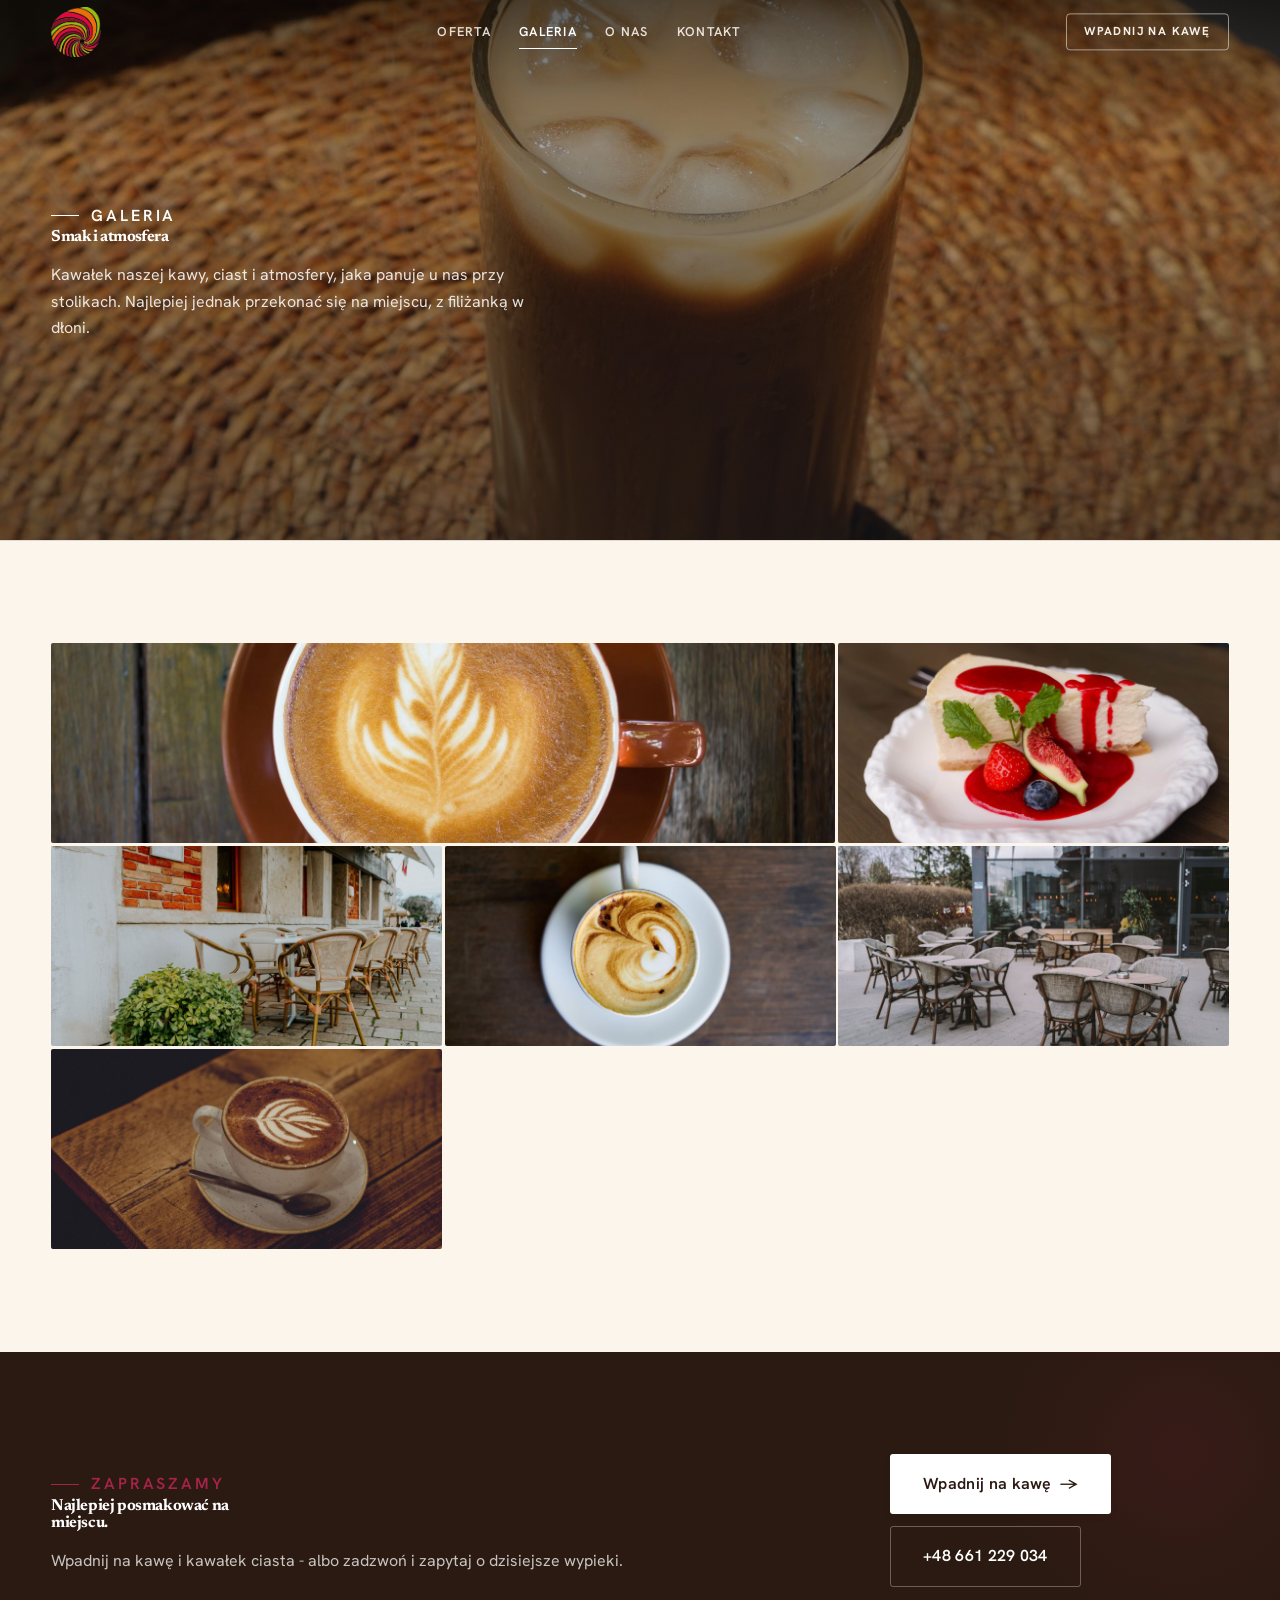
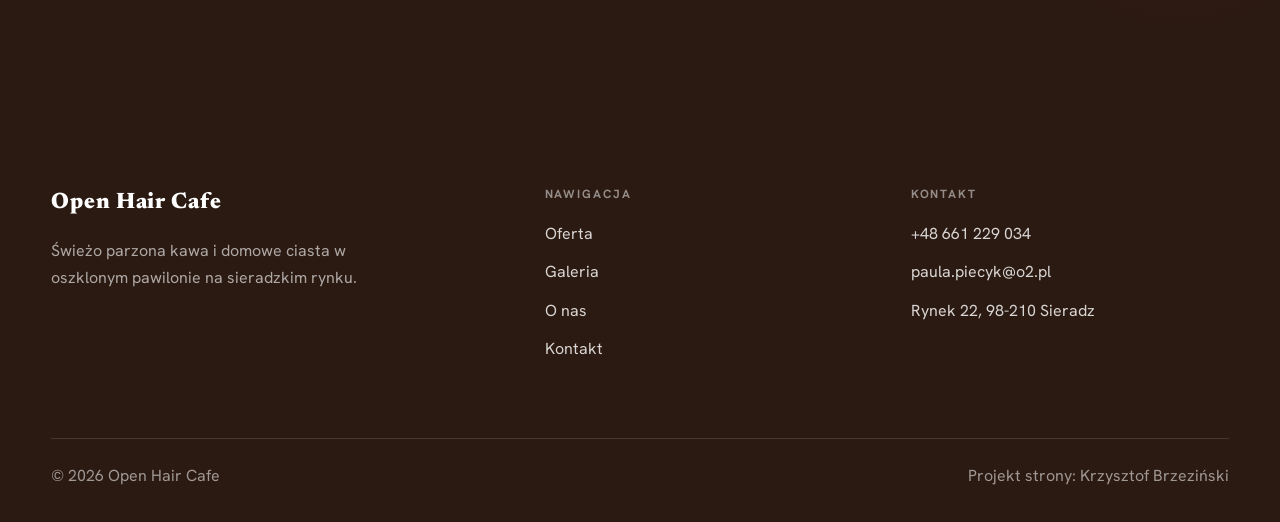
<file: realizacje.html>
<!DOCTYPE html>
<html lang="pl">
<head>
<meta charset="UTF-8">
<meta name="viewport" content="width=device-width, initial-scale=1.0">
<title>Galeria - Open Hair Cafe</title>
<meta name="description" content="Galeria Open Hair Cafe: kawa, domowe ciasta i stoliki na świeżym powietrzu przy sieradzkim rynku.">
<link rel="preconnect" href="https://fonts.googleapis.com">
<link rel="preconnect" href="https://fonts.gstatic.com" crossorigin>
<link href="https://fonts.googleapis.com/css2?family=Newsreader:opsz,wght@6..72,500;6..72,600;6..72,700&family=Hanken+Grotesk:wght@400;500;600&display=swap" rel="stylesheet">
<link rel="stylesheet" href="assets/styles.css">
</head>
<body>

<header class="nav">
  <div class="wrap nav-inner">
    <a class="brand brand-has-logo" href="index.html"><img class="brand-logo" src="img/mark.png" alt="Open Hair Cafe"></a>
    <nav class="nav-links">
      <a href="oferta.html">Oferta</a>
      <a href="realizacje.html" class="active">Galeria</a>
      <a href="o-nas.html">O nas</a>
      <a href="kontakt.html">Kontakt</a>
      <a href="kontakt.html" class="btn btn-accent">Wpadnij na kawę</a>
    </nav>
    <button class="nav-toggle" aria-label="Menu"><span></span><span></span><span></span></button>
  </div>
</header>

<section class="pagehead">
  <img src="img/g5.jpg" alt="Mrożona kawa w Open Hair Cafe">
  <div class="wrap">
    <span class="eyebrow">Galeria</span>
    <h1>Smak i atmosfera</h1>
    <p>Kawałek naszej kawy, ciast i atmosfery, jaka panuje u nas przy stolikach. Najlepiej jednak przekonać się na miejscu, z filiżanką w dłoni.</p>
  </div>
</section>
<section>
  <div class="wrap">
    <div class="gallery">
      <div class="tile t-two3 reveal"><img src="img/g1.jpg" alt="Każda filiżanka dopracowana" loading="lazy"><div class="cap">Każda filiżanka dopracowana</div></div>
      <div class="tile t-third reveal"><img src="img/g2.jpg" alt="Ciepła kawa na dobry początek" loading="lazy"><div class="cap">Ciepła kawa na dobry początek</div></div>
      <div class="tile t-third reveal"><img src="img/g3.jpg" alt="Domowe ciasta i desery" loading="lazy"><div class="cap">Domowe ciasta i desery</div></div>
      <div class="tile t-third reveal"><img src="img/g4.jpg" alt="Stolik na świeżym powietrzu" loading="lazy"><div class="cap">Stolik na świeżym powietrzu</div></div>
      <div class="tile t-third reveal"><img src="img/g6.jpg" alt="Miejsce na tarasie" loading="lazy"><div class="cap">Miejsce na tarasie</div></div>
      <div class="tile t-third reveal"><img src="img/about.jpg" alt="Kawa parzona z uwagą" loading="lazy"><div class="cap">Kawa parzona z uwagą</div></div>
    </div>
  </div>
</section>
<section class="cta">
  <div class="wrap">
    <div class="reveal">
      <span class="eyebrow">Zapraszamy</span>
      <h2>Najlepiej posmakować na miejscu.</h2>
      <p>Wpadnij na kawę i kawałek ciasta - albo zadzwoń i zapytaj o dzisiejsze wypieki.</p>
    </div>
    <div class="cta-actions reveal">
      <a href="kontakt.html" class="btn btn-light">Wpadnij na kawę <span class="arr">→</span></a>
      <a href="tel:+48661229034" class="btn btn-ghost" style="color:#fff;border-color:rgba(255,255,255,.3)">+48 661 229 034</a>
    </div>
  </div>
</section>

<footer>
  <div class="wrap">
    <div class="foot-grid">
      <div class="foot-brand">
        <div class="name">Open Hair Cafe</div>
        <p>Świeżo parzona kawa i domowe ciasta w oszklonym pawilonie na sieradzkim rynku.</p>
      </div>
      <div class="foot-col">
        <h4>Nawigacja</h4>
        <a href="oferta.html">Oferta</a>
        <a href="realizacje.html">Galeria</a>
        <a href="o-nas.html">O nas</a>
        <a href="kontakt.html">Kontakt</a>
      </div>
      <div class="foot-col">
        <h4>Kontakt</h4>
        <a href="tel:+48661229034">+48 661 229 034</a>
        <a href="mailto:paula.piecyk@o2.pl">paula.piecyk@o2.pl</a>
        <p>Rynek 22, 98-210 Sieradz</p>
      </div>
    </div>
    <div class="foot-bot">
      <span>© 2026 Open Hair Cafe</span>
      <span>Projekt strony: Krzysztof Brzeziński</span>
    </div>
  </div>
</footer>
<div class="sticky-reserve"><a class="sr-book" href="kontakt.html">Wpadnij na kawę</a><a class="sr-call" href="tel:+48661229034" aria-label="Zadzwoń"><svg class="ico-tel" width="16" height="16" viewBox="0 0 24 24" fill="none" aria-hidden="true"><path d="M6.6 10.8a15.5 15.5 0 0 0 6.6 6.6l2.2-2.2a1 1 0 0 1 1-.24 11.4 11.4 0 0 0 3.6.58 1 1 0 0 1 1 1V20a1 1 0 0 1-1 1A17 17 0 0 1 3 4a1 1 0 0 1 1-1h3.5a1 1 0 0 1 1 1c0 1.25.2 2.46.58 3.6a1 1 0 0 1-.25 1l-2.23 2.2Z" fill="currentColor"/></svg></a></div>

<script src="assets/main.js"></script>
</body>
</html>
</file>
<file: assets/styles.css>
/* ============================================================
   STOLBASZ — premium, architektoniczny B2B fit-out
   Jasna paleta, zero brązu. System wg premium-web-craft.
   Projekt strony: Krzysztof Brzeziński
   ============================================================ */

:root{
  /* PALETA — jasna, architektoniczna, chłodna */
  --paper:#FBF5EC;          /* główne tło */
  --paper-2:#F1E6D6;        /* sekcje alternatywne (chłodny jasny szary) */
  --paper-3:#F1E6D6;        /* delikatne wypełnienia */
  --ink:#2B1A12;            /* tekst główny — chłodny grafit */
  --ink-soft:#4A3326;       /* nagłówki drugorzędne */
  --muted:#8C7C70;          /* tekst poboczny */
  --line:rgba(43,26,18,.12);/* hairline */
  --accent:#A6234A;         /* stonowany petrol-slate — jedyny akcent */
  --accent-d:#82173A;
  --accent-soft:rgba(166,35,74,.10);
  --dark:#2B1A12;           /* sekcje ciemne (stopka/CTA) */

  /* ODSTĘPY — skala 4/8 */
  --space-1:4px; --space-2:8px; --space-3:12px; --space-4:16px; --space-5:24px;
  --space-6:32px; --space-7:48px; --space-8:64px; --space-9:96px; --space-10:128px;

  /* TYPOGRAFIA — fluid clamp() */
  --text-sm:clamp(.82rem,.8rem+.1vw,.9rem);
  --text-base:clamp(1rem,.97rem+.15vw,1.1rem);
  --text-lg:clamp(1.12rem,1.05rem+.3vw,1.3rem);
  --text-h3:clamp(1.2rem,1.1rem+.5vw,1.5rem);
  --text-h2:clamp(1.9rem,1.5rem+1.9vw,2.8rem);
  --text-h1:clamp(2.6rem,1.9rem+3.6vw,4.6rem);

  /* PROMIENIE — architektoniczne, raczej ostre */
  --r-sm:3px; --r-md:6px; --r-lg:10px;

  /* RUCH */
  --ease:cubic-bezier(.25,.46,.45,.94); --dur:.24s;

  /* CIENIE — miękkie, warstwowe */
  --sh-sm:0 1px 2px rgba(16,24,32,.04), 0 2px 8px rgba(16,24,32,.05);
  --sh-md:0 2px 6px rgba(16,24,32,.05), 0 12px 28px -8px rgba(16,24,32,.12);
  --sh-lg:0 6px 14px rgba(16,24,32,.07), 0 26px 56px -18px rgba(16,24,32,.22);

  --hairline:1px solid var(--line);

  --font-display:'Newsreader',serif;
  --font-body:'Hanken Grotesk',sans-serif;
}

*{box-sizing:border-box;margin:0;padding:0}
html{scroll-behavior:smooth}
body{
  font-family:var(--font-body);
  font-size:var(--text-base);
  line-height:1.65;
  color:var(--ink);
  background:var(--paper);
  -webkit-font-smoothing:antialiased;
  text-rendering:optimizeLegibility;
}
img{max-width:100%;display:block}
a{color:inherit;text-decoration:none}

.wrap{width:min(92%,1180px);margin-inline:auto}
section{padding-block:clamp(52px,6.5vw,96px)}

h1,h2,h3{font-family:var(--font-display);font-weight:700;line-height:1.08;letter-spacing:-.02em;color:var(--ink)}
h1{font-size:var(--text-h1);letter-spacing:-.035em}
h2{font-size:var(--text-h2);letter-spacing:-.025em}
h3{font-size:var(--text-h3)}
p{max-width:65ch}

.eyebrow{
  font-family:var(--font-body);
  font-size:var(--text-sm);
  font-weight:600;
  letter-spacing:.18em;
  text-transform:uppercase;
  color:var(--accent);
  display:inline-flex;align-items:center;gap:var(--space-3);
}
.eyebrow::before{content:"";width:28px;height:1px;background:var(--accent);display:inline-block}

.muted{color:var(--muted)}
.lead{font-size:var(--text-lg);line-height:1.55;color:var(--ink-soft);max-width:50ch}

/* ---------- BUTTONS ---------- */
.btn{
  display:inline-flex;align-items:center;gap:var(--space-2);
  font-weight:600;font-size:var(--text-sm);letter-spacing:.02em;
  padding:var(--space-4) var(--space-6);
  border-radius:var(--r-sm);
  transition:transform var(--dur) var(--ease),box-shadow var(--dur) var(--ease),background var(--dur) var(--ease);
  cursor:pointer;border:1px solid transparent;
}
.btn-accent{background:var(--accent);color:#fff;box-shadow:var(--sh-sm)}
.btn-accent:hover{background:var(--accent-d);transform:translateY(-2px);box-shadow:var(--sh-md)}
.btn-accent:active{transform:translateY(0);box-shadow:var(--sh-sm)}
.btn-ghost{background:transparent;color:var(--ink);border-color:var(--line)}
.btn-ghost:hover{border-color:var(--accent);color:var(--accent);transform:translateY(-2px)}
.btn-light{background:#fff;color:var(--ink);box-shadow:var(--sh-sm)}
.btn-light:hover{transform:translateY(-2px);box-shadow:var(--sh-md)}
.btn .arr{transition:transform var(--dur) var(--ease)}
.btn:hover .arr{transform:translateX(4px)}

/* ---------- NAV ---------- */
.nav{
  position:sticky;top:0;z-index:50;
  background:color-mix(in srgb,var(--paper) 88%,transparent);
  backdrop-filter:saturate(140%) blur(10px);
  border-bottom:var(--hairline);
}
.nav-inner{display:flex;align-items:center;justify-content:space-between;height:72px}
.brand{display:flex;flex-direction:column;line-height:1}
.brand .name{font-family:var(--font-display);font-weight:800;font-size:1.35rem;letter-spacing:.04em}
.brand .sub{font-size:.62rem;letter-spacing:.34em;text-transform:uppercase;color:var(--muted);margin-top:5px}
.nav-links{display:flex;align-items:center;gap:var(--space-6)}
.nav-links a{font-size:var(--text-sm);font-weight:500;color:var(--ink-soft);position:relative;padding-block:4px;transition:color var(--dur) var(--ease)}
.nav-links a::after{content:"";position:absolute;left:0;bottom:0;width:0;height:1.5px;background:var(--accent);transition:width var(--dur) var(--ease)}
.nav-links a:hover,.nav-links a.active{color:var(--ink)}
.nav-links a:hover::after,.nav-links a.active::after{width:100%}
.nav-links .btn{padding:var(--space-2) var(--space-5)}
/* przyciski w nav: właściwy kolor (przebij .nav-links a) + bez podkreślenia */
.nav-links a.btn-accent{color:#fff}
.nav-links a.btn-ghost,.nav-links a.btn-light{color:var(--ink)}
.nav-links a.btn::after{display:none}
.nav-toggle{display:none;background:none;border:none;cursor:pointer;flex-direction:column;gap:5px;padding:8px}
.nav-toggle span{width:24px;height:2px;background:var(--ink);transition:var(--dur)}

/* ---------- HERO (split) ---------- */
.hero{position:relative;overflow:hidden;border-bottom:var(--hairline)}
.hero-grid{display:grid;grid-template-columns:1.05fr .95fr;gap:clamp(24px,4vw,60px);align-items:center;
  padding-block:clamp(36px,4.5vw,64px)}
.hero-copy .eyebrow{margin-bottom:var(--space-5)}
.hero-copy h1{margin-bottom:var(--space-5)}
.hero-copy .lead{margin-bottom:var(--space-7)}
.hero-actions{display:flex;flex-wrap:wrap;gap:var(--space-4)}
.hero-art{position:relative;aspect-ratio:4/3;border-radius:var(--r-lg);overflow:hidden;box-shadow:var(--sh-lg)}
.hero-art img{width:100%;height:100%;object-fit:cover}
.hero-art::after{content:"";position:absolute;inset:0;background:linear-gradient(180deg,transparent 55%,rgba(18,24,28,.28))}
.hero-badge{position:absolute;left:var(--space-5);bottom:var(--space-5);z-index:2;
  background:rgba(252,252,251,.94);backdrop-filter:blur(4px);
  border-radius:var(--r-md);padding:var(--space-4) var(--space-5);box-shadow:var(--sh-md);max-width:78%}
.hero-badge strong{display:block;font-family:var(--font-display);font-size:1rem;letter-spacing:-.01em}
.hero-badge span{font-size:var(--text-sm);color:var(--muted)}

/* ---------- HERO duży / kinowy (strona główna) ---------- */
.hero-cine{position:relative;min-height:clamp(560px,82vh,840px);min-height:clamp(560px,82svh,840px);display:flex;align-items:center;overflow:hidden;border-bottom:var(--hairline)}
.hero-cine>img{position:absolute;inset:0;width:100%;height:100%;object-fit:cover;z-index:0}
.hero-cine::after{content:"";position:absolute;inset:0;z-index:1;
  background:linear-gradient(95deg,rgba(13,18,23,.86) 0%,rgba(13,18,23,.64) 32%,rgba(13,18,23,.24) 62%,rgba(13,18,23,.04) 100%)}
.hero-cine .wrap{position:relative;z-index:2;padding-block:var(--space-8)}
.hero-cine .hero-copy{max-width:660px}
.hero-cine .eyebrow{color:#fff;margin-bottom:var(--space-5)}
.hero-cine .eyebrow::before{background:#fff}
.hero-cine h1{color:#fff;margin-bottom:var(--space-5);font-size:clamp(2.9rem,2rem+4.4vw,5.2rem)}
.hero-cine .lead{color:rgba(255,255,255,.92);max-width:48ch;margin-bottom:var(--space-7)}
.hero-cine .hero-actions{display:flex;flex-wrap:wrap;gap:var(--space-4)}
@media(max-width:680px){
  .hero-cine{min-height:clamp(520px,76vh,640px);min-height:clamp(520px,76svh,640px);align-items:flex-end}
  .hero-cine::after{background:linear-gradient(0deg,rgba(13,18,23,.9) 6%,rgba(13,18,23,.45) 55%,rgba(13,18,23,.25) 100%)}
  .hero-cine .wrap{padding-bottom:var(--space-9)}
}

/* full-bleed hero variant (podstrony) */
.pagehead{position:relative;min-height:46vh;min-height:46svh;display:flex;align-items:flex-end;overflow:hidden;border-bottom:var(--hairline)}
.pagehead img{position:absolute;inset:0;width:100%;height:100%;object-fit:cover}
.pagehead::after{content:"";position:absolute;inset:0;background:linear-gradient(180deg,rgba(18,24,28,.25),rgba(18,24,28,.62))}
.pagehead .wrap{position:relative;z-index:2;padding-block:var(--space-9);color:#fff}
.pagehead h1{color:#fff;max-width:18ch}
.pagehead .eyebrow{color:#fff}
.pagehead .eyebrow::before{background:#fff}
.pagehead p{color:rgba(255,255,255,.86);margin-top:var(--space-4);max-width:54ch}

/* ---------- STRIP (pasek skrótów / liczby) ---------- */
.strip{background:var(--dark);color:#fff}
.strip .wrap{display:grid;grid-template-columns:repeat(4,1fr);gap:var(--space-6);padding-block:var(--space-8)}
.strip .item .k{font-family:var(--font-display);font-size:clamp(1.6rem,1.2rem+1.4vw,2.4rem);font-weight:800;letter-spacing:-.02em;color:#fff}
.strip .item .v{font-size:var(--text-sm);color:rgba(255,255,255,.66);margin-top:var(--space-2);line-height:1.45}
.strip .item{border-left:2px solid var(--accent);padding-left:var(--space-5)}

/* ---------- SECTION HEAD ---------- */
.head{max-width:48rem;margin-bottom:var(--space-8)}
.head.center{margin-inline:auto;text-align:center}
.head .eyebrow{margin-bottom:var(--space-4)}
.head h2{margin-bottom:var(--space-4)}
.head p{color:var(--muted);font-size:var(--text-lg);line-height:1.55}
.head.center p{margin-inline:auto}

/* ---------- INTRO SPLIT ---------- */
.split{display:grid;grid-template-columns:.92fr 1.08fr;gap:clamp(28px,5vw,80px);align-items:center}
.split.rev{grid-template-columns:1.08fr .92fr}
.split.rev .split-art{order:-1}
.split-art{position:relative;aspect-ratio:5/4;border-radius:var(--r-lg);overflow:hidden;box-shadow:var(--sh-lg)}
.split-art img{width:100%;height:100%;object-fit:cover}
.split-copy h2{margin-bottom:var(--space-5)}
.split-copy p+p{margin-top:var(--space-4)}
.split-copy .btn{margin-top:var(--space-6)}

/* ---------- SERVICES (zakres) ---------- */
.svc-grid{display:grid;grid-template-columns:repeat(auto-fit,minmax(280px,1fr));gap:var(--space-5)}
.svc{background:#fff;border:var(--hairline);border-radius:var(--r-md);padding:var(--space-7) var(--space-6);
  transition:transform var(--dur) var(--ease),box-shadow var(--dur) var(--ease),border-color var(--dur) var(--ease);
  position:relative;overflow:hidden}
.svc::before{content:"";position:absolute;left:0;top:0;width:3px;height:0;background:var(--accent);transition:height var(--dur) var(--ease)}
.svc:hover{transform:translateY(-4px);box-shadow:var(--sh-md);border-color:transparent}
.svc:hover::before{height:100%}
.svc .ic{font-family:var(--font-display);font-size:.8rem;font-weight:700;letter-spacing:.12em;color:var(--accent);margin-bottom:var(--space-4)}
.svc h3{margin-bottom:var(--space-3);font-size:1.22rem}
.svc p{color:var(--muted);font-size:var(--text-base);line-height:1.6}

/* big detailed service rows */
.svc-row{display:grid;grid-template-columns:.8fr 1.2fr;gap:clamp(20px,4vw,60px);align-items:center;padding-block:var(--space-8)}
.svc-row+.svc-row{border-top:var(--hairline)}
.svc-row.rev{grid-template-columns:1.2fr .8fr}
.svc-row.rev .svc-row-art{order:-1}
.svc-row-art{aspect-ratio:4/3;border-radius:var(--r-md);overflow:hidden;box-shadow:var(--sh-md)}
.svc-row-art img{width:100%;height:100%;object-fit:cover}
.svc-row h3{font-size:1.5rem;margin-bottom:var(--space-4)}
.svc-row .num{font-family:var(--font-display);font-size:.85rem;font-weight:700;letter-spacing:.14em;color:var(--accent);display:block;margin-bottom:var(--space-3)}
.svc-row ul{list-style:none;margin-top:var(--space-4);display:flex;flex-direction:column;gap:var(--space-2)}
.svc-row li{position:relative;padding-left:var(--space-5);color:var(--muted);font-size:var(--text-base)}
.svc-row li::before{content:"";position:absolute;left:0;top:.62em;width:8px;height:1px;background:var(--accent)}

/* ---------- GALLERY (realizacje) ---------- */
.gallery{display:grid;grid-template-columns:repeat(12,1fr);gap:var(--space-4);grid-auto-rows:200px}
/* GALERIA MASONRY — pionowe zdjęcia (portrety beauty/wellness) bez przycinania: kolumny, height auto */
.gallery-masonry{column-count:3;column-gap:var(--space-4)}
@media(max-width:900px){.gallery-masonry{column-count:2}}
@media(max-width:560px){.gallery-masonry{column-count:1}}
.gallery-masonry .m-tile{break-inside:avoid;margin:0 0 var(--space-4);padding:0;position:relative;overflow:hidden;border-radius:var(--r-md);border:1px solid var(--line)}
.gallery-masonry .m-tile img{width:100%;height:auto;display:block}
.gallery-masonry .m-tile .cap{position:absolute;left:0;right:0;bottom:0;padding:var(--space-4);color:#fff;background:linear-gradient(0deg,rgba(0,0,0,.55),transparent);font-size:var(--text-sm)}
.tile{position:relative;overflow:hidden;border-radius:var(--r-md);box-shadow:var(--sh-sm);
  transition:transform var(--dur) var(--ease),box-shadow var(--dur) var(--ease)}
.tile img{width:100%;height:100%;object-fit:cover;transition:transform .6s var(--ease)}
.tile:hover{box-shadow:var(--sh-md)}
.tile:hover img{transform:scale(1.05)}
.tile .cap{position:absolute;left:0;right:0;bottom:0;padding:var(--space-5) var(--space-4) var(--space-4);
  background:linear-gradient(transparent,rgba(18,24,28,.78));color:#fff;
  font-size:var(--text-sm);font-weight:600;letter-spacing:.01em;
  opacity:0;transform:translateY(8px);transition:var(--dur) var(--ease)}
.tile:hover .cap{opacity:1;transform:translateY(0)}
.tile .cap small{display:block;font-weight:400;opacity:.78;letter-spacing:.04em;text-transform:uppercase;font-size:.66rem;margin-top:3px}
/* bento spans */
.t-wide{grid-column:span 6}
.t-tall{grid-column:span 6;grid-row:span 2}
.t-std{grid-column:span 6}
.t-third{grid-column:span 4}
.t-two3{grid-column:span 8}

/* ---------- TRUST / WIARYGODNOŚĆ ---------- */
.trust{background:var(--paper-2)}
.trust-grid{display:grid;grid-template-columns:repeat(auto-fit,minmax(240px,1fr));gap:var(--space-5);margin-top:var(--space-7)}
.trust-card{background:#fff;border-radius:var(--r-md);padding:var(--space-7) var(--space-6);box-shadow:var(--sh-sm);border-top:3px solid var(--accent)}
.trust-card .big{font-family:var(--font-display);font-size:clamp(1.8rem,1.3rem+1.6vw,2.6rem);font-weight:800;letter-spacing:-.02em;color:var(--ink);line-height:1}
.trust-card h3{font-size:1.12rem;margin:var(--space-3) 0 var(--space-2)}
.trust-card p{color:var(--muted);font-size:var(--text-base);line-height:1.55}

/* ---------- CTA band ---------- */
.cta{background:var(--dark);color:#fff;position:relative;overflow:hidden}
.cta .wrap{display:grid;grid-template-columns:1.4fr .6fr;gap:var(--space-7);align-items:center;position:relative;z-index:2}
.cta h2{color:#fff;max-width:20ch}
.cta p{color:rgba(255,255,255,.74);margin-top:var(--space-4)}
.cta-actions{display:flex;flex-direction:column;gap:var(--space-3);align-items:flex-start}
.cta::before{content:"";position:absolute;right:-80px;top:-80px;width:360px;height:360px;border-radius:50%;
  background:radial-gradient(circle,var(--accent-soft),transparent 70%)}

/* ---------- CONTACT ---------- */
.contact-grid{display:grid;grid-template-columns:.85fr 1.15fr;gap:clamp(28px,4vw,56px);align-items:start}
.info-list{display:flex;flex-direction:column;gap:var(--space-2)}
.info-row{display:flex;gap:var(--space-4);align-items:flex-start;padding-block:var(--space-4);border-bottom:var(--hairline)}
.info-row .ic{flex:none;width:42px;height:42px;display:grid;place-items:center;border-radius:50%;
  background:var(--accent-soft);color:var(--accent);font-size:1.05rem}
.info-row .lbl{font-size:.72rem;letter-spacing:.14em;text-transform:uppercase;color:var(--muted)}
.info-row .val{font-weight:600;font-size:var(--text-base);margin-top:2px}
.info-row a.val:hover{color:var(--accent)}
.map{border:none;border-radius:var(--r-lg);box-shadow:var(--sh-md);width:100%;height:100%;min-height:380px;filter:grayscale(.2) contrast(1.02)}
.form{background:#fff;border:var(--hairline);border-radius:var(--r-lg);padding:clamp(24px,3vw,40px);box-shadow:var(--sh-sm)}
.form .fld{margin-bottom:var(--space-5)}
.form label{display:block;font-size:var(--text-sm);font-weight:600;margin-bottom:var(--space-2)}
.form input,.form textarea{width:100%;font-family:inherit;font-size:var(--text-base);color:var(--ink);
  padding:var(--space-4);border:var(--hairline);border-radius:var(--r-sm);background:var(--paper);transition:border-color var(--dur)}
.form input:focus,.form textarea:focus{outline:none;border-color:var(--accent);background:#fff}
.form textarea{resize:vertical;min-height:120px}
.form .note{font-size:var(--text-sm);color:var(--muted);margin-top:var(--space-3)}

/* ---------- FOOTER ---------- */
footer{background:var(--dark);color:#fff;padding-block:var(--space-9) var(--space-6)}
.foot-grid{display:grid;grid-template-columns:1.4fr 1fr 1fr;gap:var(--space-7);margin-bottom:var(--space-8)}
.foot-brand .name{font-family:var(--font-display);font-weight:800;font-size:1.4rem;letter-spacing:.04em}
.foot-brand p{color:rgba(255,255,255,.62);margin-top:var(--space-4);font-size:var(--text-base);max-width:38ch}
.foot-col h4{font-size:.74rem;letter-spacing:.16em;text-transform:uppercase;color:rgba(255,255,255,.5);margin-bottom:var(--space-4)}
.foot-col a,.foot-col p{display:block;color:rgba(255,255,255,.82);font-size:var(--text-base);margin-bottom:var(--space-3)}
.foot-col a:hover{color:#fff}
.foot-bot{border-top:1px solid rgba(255,255,255,.12);padding-top:var(--space-5);display:flex;justify-content:space-between;flex-wrap:wrap;gap:var(--space-3);
  font-size:var(--text-sm);color:rgba(255,255,255,.55)}
.foot-bot a:hover{color:#fff}

/* ---------- REVEAL ---------- */
.reveal{opacity:0;transform:translateY(22px);transition:opacity .6s var(--ease),transform .6s var(--ease)}
.reveal.in{opacity:1;transform:none}

/* ---------- RESPONSIVE ---------- */
@media(max-width:920px){
  .hero-grid,.split,.split.rev,.svc-row,.svc-row.rev,.cta .wrap,.contact-grid,.foot-grid{grid-template-columns:1fr}
  .split.rev .split-art,.svc-row.rev .svc-row-art{order:0}
  .hero-art{aspect-ratio:16/10;max-height:420px}
  .strip .wrap{grid-template-columns:repeat(2,1fr);gap:var(--space-7)}
  .gallery{grid-auto-rows:180px}
  .t-wide,.t-tall,.t-std,.t-third,.t-two3{grid-column:span 6}
  .t-tall{grid-row:span 1}
  .cta-actions{flex-direction:row;flex-wrap:wrap}
  .foot-grid{gap:var(--space-6)}
}
@media(max-width:680px){
  .nav-links{position:fixed;inset:72px 0 auto 0;background:var(--paper);flex-direction:column;align-items:stretch;
    gap:0;padding:var(--space-4) 6%;border-bottom:var(--hairline);box-shadow:var(--sh-md);
    transform:translateY(-120%);transition:transform var(--dur) var(--ease)}
  .nav-links.open{transform:translateY(0)}
  .nav-links a{padding-block:var(--space-4);border-bottom:var(--hairline)}
  .nav-links .btn{margin-top:var(--space-3);justify-content:center}
  .nav-toggle{display:flex}
  .strip .wrap{grid-template-columns:1fr}
  .gallery{grid-template-columns:repeat(6,1fr)}
  .foot-grid{grid-template-columns:1fr}
}
@media(prefers-reduced-motion:reduce){
  *{animation-duration:.01ms!important;transition:none!important}
  .reveal{opacity:1!important;transform:none!important}
  html{scroll-behavior:auto}
}

/* ============================================================
   PREMIUM LAYER — destylat deep-researchu branż (anty-AI, spokój).
   Zmienne STOLBASZ (--accent/--ink/--paper/--line/--dark). Ruch ledwo
   zauważalny, krzywa cubic-bezier(.16,.84,.44,1); prefers-reduced-motion
   pokryte blanketem wyżej. Karty hairline zamiast cieni = #1 sygnał „nie-AI".
   ============================================================ */

/* więcej oddechu między sekcjami (liderzy: 110-130px) */
section{padding-block:clamp(64px,8vw,128px)}

/* 1) Aksamitny reveal — dłuższa, miękka krzywa zamiast „skoku" */
.reveal{transition:opacity .9s cubic-bezier(.16,.84,.44,1),transform .9s cubic-bezier(.16,.84,.44,1);will-change:opacity,transform}
/* stagger TYLKO w galerii (tam pozycja = porządek dzieci) */
.gallery .reveal:nth-child(2){transition-delay:.07s}
.gallery .reveal:nth-child(3){transition-delay:.14s}
.gallery .reveal:nth-child(4){transition-delay:.21s}
.gallery .reveal:nth-child(5){transition-delay:.28s}
.gallery .reveal:nth-child(6){transition-delay:.35s}

/* 2) Hero STATYCZNY na .hero-cine — Ken Burns CAŁKIEM WYŁĄCZONY 26.06 (3. zgłoszenie Szymona).
   GENEZA: animowanie scale na <img> hero z teksturami (cegły/framugi) re-samplinguje obraz
   klatka po klatce → na części ekranów drobne drganie/shimmer = „heroshot się trzęsie".
   translateY usunięto wcześniej, scale-only + will-change/GPU NIE wystarczyły do GWARANCJI gładkości.
   Krzysztof zażądał pewności („make sure, że błąd się nie pojawi") > efekt. Zero animacji = 0% drgania.
   Delikatny zoom zostaje TYLKO w pełnoekranowych hero gastro/studio (hg-bg/hs-bg — tło, inny
   mechanizm, chwalone, nigdy nie zgłaszane). NIE wracać do KB na .hero-cine bez realnego testu
   na sprzęcie klienta — to ryzyko regresji „trzęsienia”. */
/* BEZPIECZNY "wow" na hero = jednorazowy FADE-IN (opacity), nie zoom.
   opacity nie dotyka bitmapy → gładkie na KAŻDYM zdjęciu/ekranie/GPU, zero ryzyka migotania.
   Geometryczny ruch (scale/translate) na .hero-cine jest ZAKAZANY (bramka pilnuje). */
@keyframes heroFade{from{opacity:0}to{opacity:1}}
.hero-cine>img{transform:none;animation:heroFade 1.1s ease-out both}

/* 3) Akcentowy hairline pod nagłówkiem sekcji, który „rysuje się" przy wejściu */
.head h2{position:relative;padding-bottom:18px}
.head h2::after{content:"";position:absolute;left:0;bottom:0;height:1px;width:0;background:var(--accent);transition:width 1s cubic-bezier(.16,.84,.44,1) .15s}
.head.center h2::after{left:50%;transform:translateX(-50%)}
.head.reveal.in h2::after,.head.center.reveal.in h2::after{width:54px}

/* 4) Karty HAIRLINE zamiast cieni/zaokrągleń (najmocniejszy anty-AI detal) */
.svc{background:transparent;border:1px solid var(--line);border-radius:var(--r-sm);box-shadow:none}
.svc:hover{box-shadow:none;border-color:var(--accent);transform:translateY(-3px)}
.trust-card{background:transparent;box-shadow:none;border:1px solid var(--line);border-top:2px solid var(--accent);border-radius:var(--r-sm)}
.tile{box-shadow:none;border-radius:var(--r-sm)}
.tile:hover{box-shadow:none}

/* 5) Sticky-nav kondensuje się po przewinięciu (sygnał dopracowania) */
.nav{transition:box-shadow .4s ease,background .4s ease}
.nav.is-stuck{box-shadow:0 1px 0 var(--line),0 14px 30px -24px rgba(0,0,0,.45)}
.nav-inner{transition:height .35s var(--ease)}
.nav.is-stuck .nav-inner{height:60px}

/* 6) MANIFESTO — pełnoekranowy cytat-bohater (zastępuje generyczne „Dlaczego my") */
.manifesto{background:var(--paper-2);text-align:center}
.manifesto .wrap{max-width:60rem}
.manifesto p{font-family:var(--font-display);font-style:italic;font-size:clamp(1.6rem,1rem+2.4vw,2.8rem);line-height:1.32;color:var(--ink-soft);margin-inline:auto;max-width:26ch;position:relative;padding-top:var(--space-8)}
.manifesto p::before{content:"";position:absolute;top:0;left:50%;transform:translateX(-50%);width:54px;height:1px;background:var(--accent)}
.manifesto p span{color:var(--accent);font-style:italic}

/* 7) GATEWAYS — 3 duże bramy-zdjęcia (zamiast paska menu usług) */
.gateways{display:grid;grid-template-columns:repeat(3,1fr);gap:var(--space-4)}
.gateway{position:relative;aspect-ratio:3/4;overflow:hidden;border-radius:var(--r-sm);display:block}
.gateway img{width:100%;height:100%;object-fit:cover;transition:transform .8s var(--ease),filter .5s var(--ease)}
.gateway::after{content:"";position:absolute;inset:0;background:linear-gradient(180deg,transparent 38%,rgba(18,24,28,.74))}
.gateway:hover img{transform:scale(1.05);filter:brightness(1.05)}
.gateway .g-ttl{position:absolute;left:0;right:0;bottom:0;z-index:2;padding:var(--space-6) var(--space-5);color:#fff;font-family:var(--font-display);font-size:1.45rem;letter-spacing:-.01em;line-height:1.15}
.gateway .g-ttl small{display:block;font-family:var(--font-body);font-size:var(--text-sm);font-weight:400;opacity:.82;letter-spacing:.03em;margin-top:5px}
@media(max-width:760px){.gateways{grid-template-columns:1fr}.gateway{aspect-ratio:16/10}}

/* 8) LOGO klienta w nagłówku (gdy podane --logo) */
.brand-logo{height:40px;width:auto;max-width:220px;object-fit:contain;display:block}
.nav.is-stuck .brand-logo{height:34px}
@media(max-width:680px){.brand-logo{height:32px}}

/* === rodzina: gastro === */
/* ============================================================
   RODZINA: GASTRO (restauracja / kawiarnia / bar / pizzeria)
   Doklejane NA WIERZCH base.css. Dziedziczy paletę/fonty skórki gastro (Bodoni Moda + terakota).
   Filozofia: APETYT + REZERWACJA STOLIKA (nie zaufanie/wycena jak u fachowca).
   Menu = kategorie BEZ zmyślonych dań/cen (uczciwość); godziny tylko z reconu.
   ============================================================ */

/* --- Galeria atmosfery: gutterless, ostre rogi (food/wnętrze, nie "dokumentacja") --- */
.gallery{gap:3px}
.tile{border-radius:2px;box-shadow:none}
.tile:hover{box-shadow:none}

/* --- MENU: kategorie (nazwa serif + opis, hairline) - BEZ wymyslonych dań i cen --- */
.menu-sec{background:var(--paper-2)}
.menu-cats{display:grid;grid-template-columns:repeat(2,1fr);gap:var(--space-7) var(--space-8);max-width:62rem;margin:0 auto}
.menu-cat{border-top:1px solid var(--accent);padding-top:var(--space-4)}
.menu-cat h3{font-family:var(--font-display);font-size:1.35rem;letter-spacing:.02em;margin-bottom:var(--space-3)}
.menu-cat p{color:var(--muted);font-size:var(--text-base);line-height:1.6}
.menu-note{text-align:center;color:var(--muted);font-size:var(--text-sm);margin-top:var(--space-8);max-width:50ch;margin-inline:auto}
@media(max-width:760px){.menu-cats{grid-template-columns:1fr;gap:var(--space-6)}}

/* --- KARTA GODZIN (renderowana tylko z realnych danych) --- */
.godz{max-width:30rem}
.godz-row{display:flex;justify-content:space-between;gap:var(--space-5);border-bottom:1px solid var(--line);padding-block:var(--space-3)}
.godz-row b{font-weight:600;color:var(--ink)}
.godz-row span{color:var(--muted)}

/* --- STICKY-RESERVE: dolny pasek mobile (gastro-odpowiednik sticky-call) --- */
.sticky-reserve{display:none}
@media(max-width:820px){
  .sticky-reserve{display:grid;grid-template-columns:1fr auto;gap:1px;position:fixed;left:0;right:0;bottom:0;z-index:90;
    background:var(--line);box-shadow:0 -6px 20px -10px rgba(0,0,0,.4)}
  .sticky-reserve a{padding:15px 8px;text-align:center;font-weight:700;font-size:.95rem;letter-spacing:.01em}
  .sr-book{background:var(--accent);color:#fff}
  .sr-call{background:var(--paper);color:var(--ink);padding-inline:22px}
  body{padding-bottom:56px}
}

/* ============================================================
   FAZA 3 - OSOBNY UKŁAD GASTRO (wzór: topowe restauracje - Noma/Disfrutar/Septime/Alchemist; research wf_c20bffea).
   Hero MINIMALNY: samo pełnoekranowe zdjęcie + 1 krótka linijka w DOLNYM-LEWYM rogu. Reszta = oddech.
   Nazwa pada RAZ - jako logo w navie, NIGDY dublowana wielkim tytułem (to #1 tell taniej strony).
   Nav: logo z LEWEJ (split), przezroczysty nad zdjęciem, lity po scrollu. CTA "Rezerwacja" = obrys w navie, nie guzik na środku.
   ============================================================ */
.hero-gastro{position:relative;height:100vh;height:100svh;min-height:560px;display:flex;align-items:flex-end;overflow:hidden;isolation:isolate}
.hero-gastro .hg-bg{position:absolute;inset:0;width:100%;height:100%;object-fit:cover;z-index:-2;animation:hgKen 28s ease-out infinite alternate}
@keyframes hgKen{from{transform:scale(1.05)}to{transform:scale(1.13)}}
/* overlay: ciemny TYLKO u dołu (pod linijkę), góra/środek zdjęcia oddychają */
.hero-gastro .hg-veil{position:absolute;inset:0;z-index:-1;
  background:linear-gradient(180deg,rgba(8,6,4,0) 0%,rgba(8,6,4,0) 52%,rgba(8,6,4,.68) 100%)}
.hg-tagline{position:relative;z-index:2;margin:0 0 clamp(2.6rem,7vh,5rem) clamp(1.4rem,5vw,4rem);
  font-family:var(--font-display);font-style:normal;font-weight:600;
  font-size:clamp(2.1rem,5.2vw,4rem);line-height:1.08;letter-spacing:.005em;
  color:#f5f1ea;max-width:24ch;text-shadow:0 2px 18px rgba(0,0,0,.5)}
.hg-since{font-family:var(--font-display);font-weight:500;font-size:.62em;letter-spacing:.01em;
  color:rgba(245,241,234,.86);white-space:nowrap}
@media(max-width:640px){.hg-tagline{font-size:clamp(2rem,8vw,2.6rem);margin-bottom:clamp(2rem,9vh,3.4rem)}}

/* ============================================================
   NAWIGACJA GASTRO - styl NOBU (research wf_d6d990de + wf_a8c0864c, żywy kod noburestaurants.com).
   3 strefy, STAŁA wysokość 64px (jak Nobu). JEDEN kontroler gastro.js steruje stanami kierunkowo:
   .nav-hidden (chowanie w dół) + .nav-solid (lity krem przy scrollu w górę). Histereza = brak migania.
   is-stuck (base.js, twardy próg 24px) NEUTRALIZOWANE wizualnie - inaczej base walczyło z gastro i krem migał przy górze.
   ============================================================ */
.nav{position:fixed;left:0;right:0;background:transparent;backdrop-filter:none;border-bottom:1px solid transparent;z-index:100;
  transition:transform .35s var(--ease),background .35s ease,box-shadow .35s ease}
.nav.nav-hidden{transform:translateY(-100%)}
/* NEUTRALIZACJA base is-stuck dla gastro (gastro.js używa nav-solid; base.js dalej rusza is-stuck, ale bez efektu wizualnego) */
.nav.is-stuck{background:transparent;box-shadow:none;border-bottom-color:transparent}
.nav.is-stuck .nav-inner{height:64px}
/* SCRIM: ciemny gradient pod navem -> biały tekst czytelny nad zdjęciem; znika gdy nav lity */
.nav::after{content:"";position:absolute;left:0;right:0;top:0;height:150px;z-index:-1;pointer-events:none;
  transition:opacity .35s ease;background:linear-gradient(180deg,rgba(8,6,4,.55) 0%,rgba(8,6,4,0) 100%)}
.nav.nav-solid::after{opacity:0}
/* WORDMARK: nazwa Bodoni wersaliki + miasto obok (kreska akcentu) */
.nav .brand{flex-direction:row;align-items:baseline;gap:.6rem;line-height:1}
.nav .brand .name{color:#f5f1ea;font-family:var(--font-display);font-weight:600;font-size:1.5rem;text-transform:uppercase;letter-spacing:.14em}
.nav .brand .sub{margin-top:0;padding-left:.65rem;border-left:1px solid currentColor;
  font-size:.66rem;font-weight:600;letter-spacing:.22em;text-transform:uppercase;color:rgba(245,241,234,.82)}
/* LINKI: sans wersaliki, cienki animowany underline */
.nav .nav-links a{color:rgba(245,241,234,.9);font-size:.8rem;font-weight:600;text-transform:uppercase;letter-spacing:.1em;padding-block:6px}
.nav .nav-links a:hover,.nav .nav-links a.active{color:#fff}
.nav .nav-links a::after{background:#fff;height:1px}
.nav .nav-toggle span{background:#f5f1ea}
/* CTA "Rezerwacja": bazowo pełna terakota (czytelna na kremowym menu mobilnym) */
.nav .nav-links a.btn-accent{font-size:.73rem;font-weight:700;text-transform:uppercase;letter-spacing:.12em;
  padding:.5rem 1.1rem;border-radius:4px;border:1px solid var(--accent);background:var(--accent);color:#fff;box-shadow:none}
.nav .nav-links a.btn-accent:hover{transform:none;box-shadow:none}
/* STAN LITY (nav-solid - gastro.js dodaje przy scrollu w GÓRĘ): krem + ciemny tekst + terakota */
.nav.nav-solid{background:color-mix(in srgb,var(--paper) 94%,transparent);backdrop-filter:saturate(140%) blur(10px);border-bottom:var(--hairline)}
.nav.nav-solid .brand .name{color:var(--ink)}
.nav.nav-solid .brand .sub{color:var(--accent)}
.nav.nav-solid .nav-links a{color:var(--ink-soft)}
.nav.nav-solid .nav-links a:hover,.nav.nav-solid .nav-links a.active{color:var(--ink)}
.nav.nav-solid .nav-links a::after{background:var(--accent)}
.nav.nav-solid .nav-toggle span{background:var(--ink)}
/* chowany nav ZAWSZE przezroczysty (nie mignie kremem zjeżdżając w górę) */
.nav.nav-solid.nav-hidden{background:transparent;box-shadow:none;border-bottom-color:transparent}
/* ===== DESKTOP (>=681px): 3 strefy, STAŁA wysokość 64px ===== */
@media(min-width:681px){
  .nav .nav-inner{position:relative;height:64px}
  .nav .nav-links{flex:1;justify-content:center;gap:clamp(1rem,2.2vw,1.9rem);padding-right:9.5rem}
  .nav .nav-links a.btn-accent{position:absolute;right:0;top:50%;transform:translateY(-50%);margin:0}
  .nav:not(.nav-solid) .nav-links a.btn-accent{background:transparent;border-color:rgba(245,241,234,.55);color:#f5f1ea}
  .nav:not(.nav-solid) .nav-links a.btn-accent:hover{background:var(--accent);border-color:var(--accent);color:#fff;transform:translateY(-50%)}
}
/* ===== MOBILE (<=680px): dropdown na kremie - ciemny tekst, pełne CTA (fix kontrastu) ===== */
@media(max-width:680px){
  .nav .nav-links{background:var(--paper)}
  .nav .nav-links a{color:var(--ink-soft)}
  .nav .nav-links a:hover,.nav .nav-links a.active{color:var(--ink)}
  .nav .nav-links a.btn-accent{background:var(--accent);border-color:var(--accent);color:#fff}
  /* zamknięty dropdown w pełni schowany (base -120% przy krótkim menu zostawiał terakotowe CTA wystające górą) */
  .nav .nav-links:not(.open){transform:translateY(-160%);visibility:hidden}
  .nav .nav-links.open{visibility:visible}
  /* brand mniejszy + bez miasta (jak Nobu na telefonie = sama nazwa) - żeby nie wypychał hamburgera */
  .nav .brand .name{font-size:1.12rem;letter-spacing:.1em}
  .nav .brand .sub{display:none}
  .nav .nav-toggle{flex:0 0 auto}
  .nav .brand{min-width:0;overflow:hidden}
}

/* === focal-point zdjęć (smartcrop) — cover nie utnie twarzy/obiektu === */
img[src$="/g3.jpg"]{object-position:62% 50%}
[style*="g3.jpg"]{background-position:62% 50%}
img[src$="/g5.jpg"]{object-position:33% 50%}
[style*="g5.jpg"]{background-position:33% 50%}

/* === Open Hair Cafe - big logo presence (prośba Marcelego: logo spore) === */
.brand-logo{height:50px;max-width:240px}
@media(max-width:640px){.brand-logo{height:40px}}
.brandband{background:var(--cream-2);text-align:center;padding:84px 20px;border-top:1px solid rgba(43,26,18,.06);border-bottom:1px solid rgba(43,26,18,.06)}
.brandband-logo{height:370px;width:auto;max-width:92%;object-fit:contain;display:inline-block}
.brandband-tag{margin-top:24px;font-family:var(--font-display,serif);font-size:1.2rem;font-style:italic;color:var(--espresso-2);letter-spacing:.01em}
@media(max-width:640px){.brandband{padding:58px 18px}.brandband-logo{height:240px}.brandband-tag{font-size:1.05rem}}
</file>
